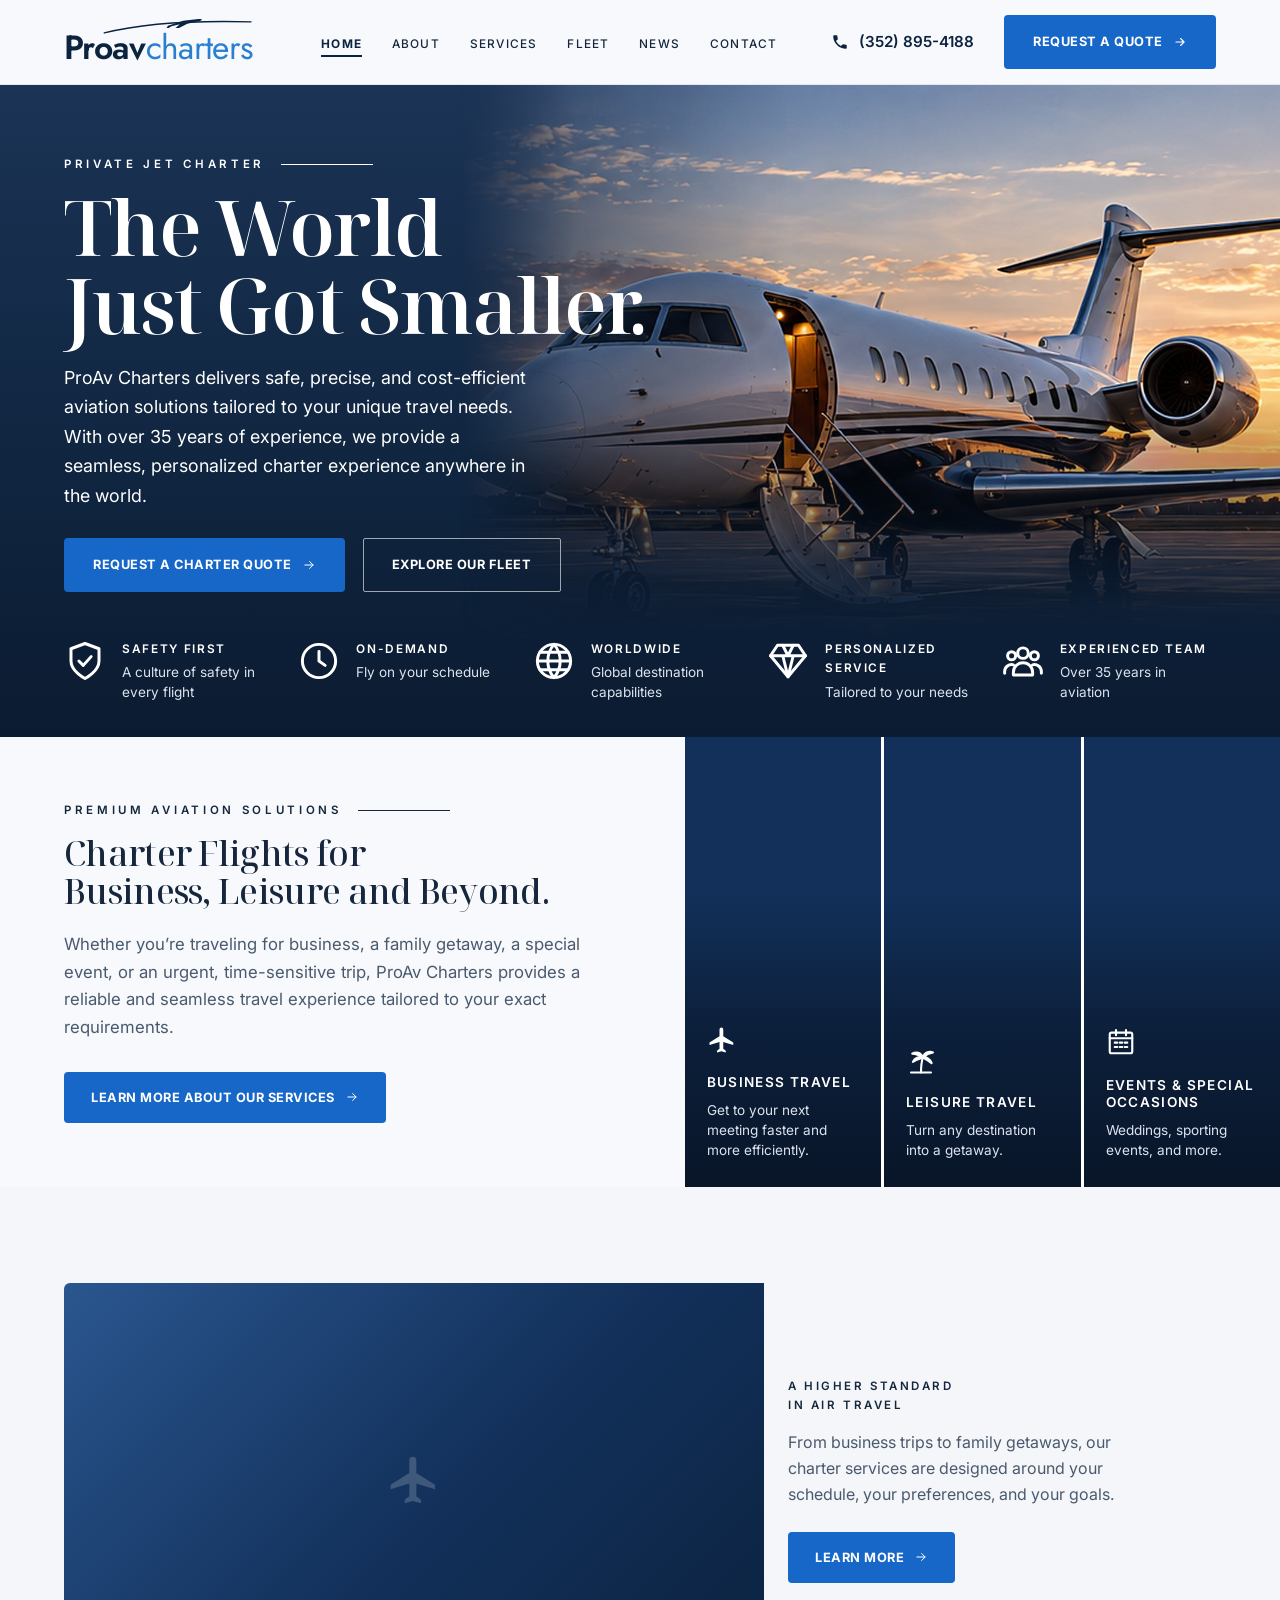
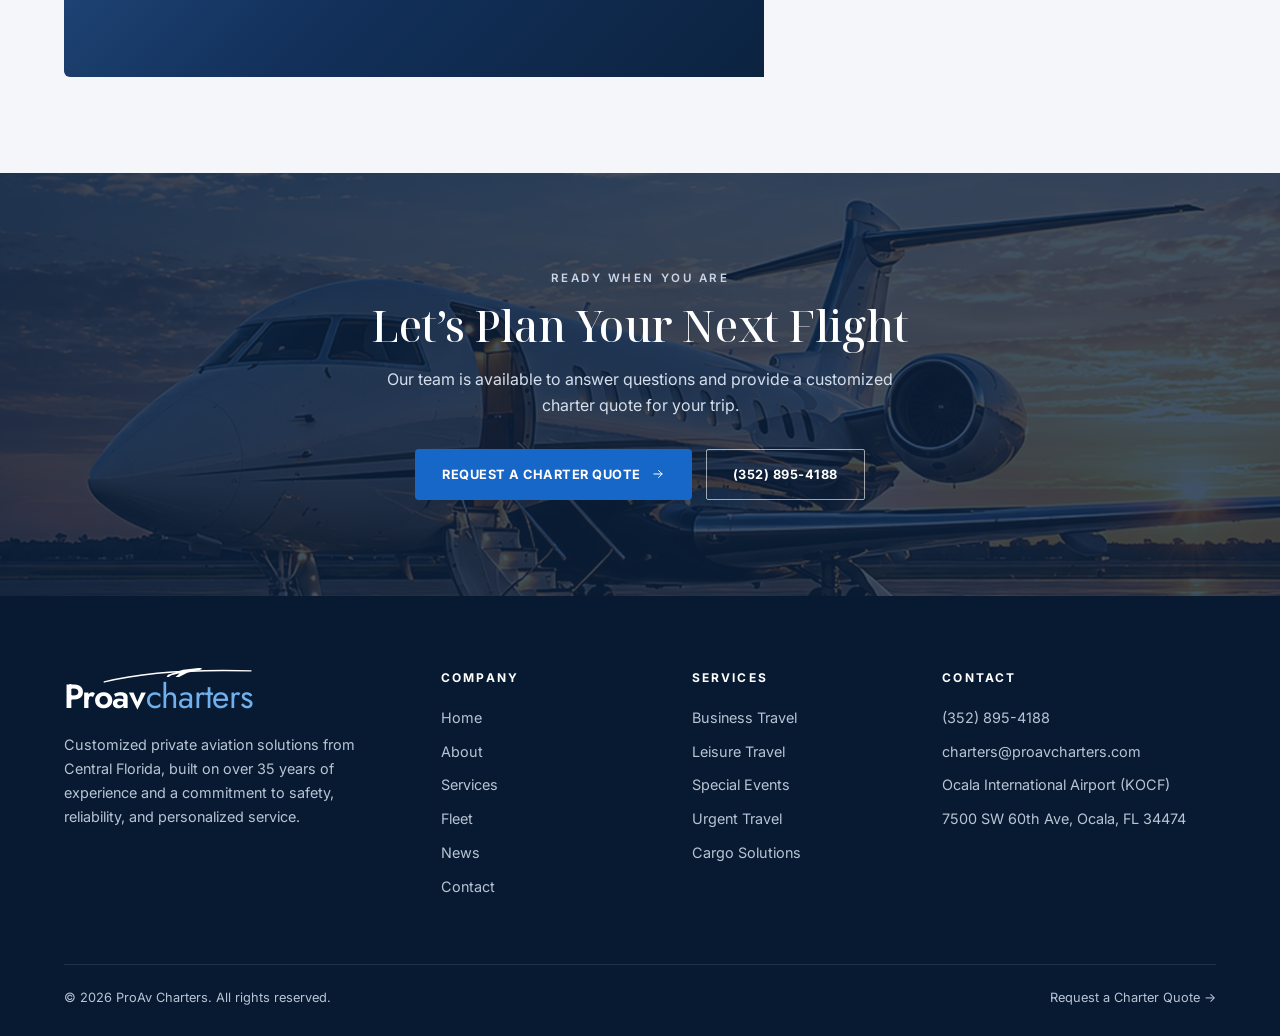
<file: index.html>
<!DOCTYPE html>
<html lang="en">
<head>
  <meta charset="UTF-8">
  <meta name="viewport" content="width=device-width, initial-scale=1.0">
  <title>ProAv Charters | Private Jet Charter | The World Just Got Smaller</title>
  <meta name="description" content="ProAv Charters delivers safe, precise, and cost-efficient private jet charter from Ocala, Florida, with over 35 years of experience.">
  <link rel="icon" href="/images/favicon.svg" type="image/svg+xml">
  <link rel="preconnect" href="https://fonts.googleapis.com">
  <link rel="preconnect" href="https://fonts.gstatic.com" crossorigin>
  <link href="https://fonts.googleapis.com/css2?family=Jost:wght@400;500;600&family=Noto+Serif+Display:wght@400;500;600&family=Inter:wght@400;500;600;700&display=swap" rel="stylesheet">
  <link rel="stylesheet" href="/css/style.css">
  <script>function imgFail(e){var d=document.createElement("div");d.className="img-fallback";e.replaceWith(d)}</script>
</head>
<body>
  <header id="site-header"></header>

  <main>
    <section class="hero hero-home">
      <div class="hero-media" style="background-image: url('/images/home-hero.jpg');"></div>
      <div class="container">
        <div class="hero-inner">
          <span class="eyebrow trail">Private Jet Charter</span>
          <h1>The World<br>Just Got Smaller.</h1>
          <p>ProAv Charters delivers safe, precise, and cost-efficient aviation solutions tailored to your unique travel needs. With over 35 years of experience, we provide a seamless, personalized charter experience anywhere in the world.</p>
          <div class="hero-actions">
            <a href="/quote" class="btn btn-primary">Request a Charter Quote <svg viewBox="0 0 24 24" fill="none" stroke="currentColor" stroke-width="1.7" stroke-linecap="round" stroke-linejoin="round" aria-hidden="true" stroke-width="2"><path d="M5 12h14M13 6l6 6-6 6"/></svg></a>
            <a href="/fleet" class="btn btn-ghost">Explore Our Fleet</a>
          </div>
        </div>
        <div class="hero-points">
          <div class="hero-point"><svg viewBox="0 0 24 24" fill="none" stroke="currentColor" stroke-width="1.7" stroke-linecap="round" stroke-linejoin="round" aria-hidden="true" stroke-width="1.4"><path d="M12 22s8-4 8-10V5l-8-3-8 3v7c0 6 8 10 8 10z"/><path d="m8.5 12 2.5 2.5 4.5-5"/></svg><div><strong>Safety First</strong><span>A culture of safety in every flight</span></div></div>
          <div class="hero-point"><svg viewBox="0 0 24 24" fill="none" stroke="currentColor" stroke-width="1.7" stroke-linecap="round" stroke-linejoin="round" aria-hidden="true" stroke-width="1.4"><circle cx="12" cy="12" r="9.5"/><path d="M12 6.5V12l3.5 2.5"/></svg><div><strong>On-Demand</strong><span>Fly on your schedule</span></div></div>
          <div class="hero-point"><svg viewBox="0 0 24 24" fill="none" stroke="currentColor" stroke-width="1.7" stroke-linecap="round" stroke-linejoin="round" aria-hidden="true" stroke-width="1.4"><circle cx="12" cy="12" r="9.5"/><path d="M2.5 12h19M12 2.5a14.5 14.5 0 0 1 0 19M12 2.5a14.5 14.5 0 0 0 0 19M4 7h16M4 17h16"/></svg><div><strong>Worldwide</strong><span>Global destination capabilities</span></div></div>
          <div class="hero-point"><svg viewBox="0 0 24 24" fill="none" stroke="currentColor" stroke-width="1.7" stroke-linecap="round" stroke-linejoin="round" aria-hidden="true" stroke-width="1.4"><path d="M6 3h12l4 6-10 12L2 9z"/><path d="M2 9h20M9 3l3 6 3-6M12 21 9 9M12 21l3-12"/></svg><div><strong>Personalized Service</strong><span>Tailored to your needs</span></div></div>
          <div class="hero-point"><svg viewBox="0 0 24 24" fill="none" stroke="currentColor" stroke-width="1.7" stroke-linecap="round" stroke-linejoin="round" aria-hidden="true" stroke-width="1.4"><circle cx="12" cy="7.5" r="3"/><circle cx="5.5" cy="9" r="2.3"/><circle cx="18.5" cy="9" r="2.3"/><path d="M6.5 20v-1.5a5.5 5.5 0 0 1 11 0V20zM1.5 19v-1a4 4 0 0 1 5-3.8M22.5 19v-1a4 4 0 0 0-5-3.8"/></svg><div><strong>Experienced Team</strong><span>Over 35 years in aviation</span></div></div>
        </div>
      </div>
    </section>

    <section class="premium">
      <div class="premium-text reveal">
        <span class="eyebrow trail">Premium Aviation Solutions</span>
        <h2>Charter Flights for<br>Business, Leisure and Beyond.</h2>
        <p>Whether you&rsquo;re traveling for business, a family getaway, a special event, or an urgent, time-sensitive trip, ProAv Charters provides a reliable and seamless travel experience tailored to your exact requirements.</p>
        <a href="/services" class="btn btn-primary">Learn More About Our Services <svg viewBox="0 0 24 24" fill="none" stroke="currentColor" stroke-width="1.7" stroke-linecap="round" stroke-linejoin="round" aria-hidden="true" stroke-width="2"><path d="M5 12h14M13 6l6 6-6 6"/></svg></a>
      </div>
      <div class="tiles">
        <a href="/services#business" class="tile" style="background-image: url('https://images.pexels.com/photos/14075095/pexels-photo-14075095.jpeg?auto=compress&cs=tinysrgb&w=1000');">
          <div class="tile-body"><svg viewBox="0 0 24 24" fill="currentColor" aria-hidden="true"><path d="M21 16v-2l-8-5V3.5a1.5 1.5 0 0 0-3 0V9l-8 5v2l8-2.5V19l-2 1.5V22l3.5-1 3.5 1v-1.5L13 19v-5.5z"/></svg><h3>Business Travel</h3><p>Get to your next meeting faster and more efficiently.</p></div>
        </a>
        <a href="/services#leisure" class="tile" style="background-image: url('https://images.pexels.com/photos/15166730/pexels-photo-15166730.jpeg?auto=compress&cs=tinysrgb&w=1000');">
          <div class="tile-body"><svg viewBox="0 0 24 24" fill="none" stroke="currentColor" stroke-width="1.7" stroke-linecap="round" stroke-linejoin="round" aria-hidden="true" stroke-width="1.5"><path d="M12 22c0-5 .5-9 1.5-12"/><path d="M13.5 10C12 6 8 5 5 7c3 0 5.5 1 8.5 3zM13.5 10c1-4 5-5.5 8-4-3 .5-5.5 1.8-8 4zM13.5 10c-3-1-6.5.5-8 3.5 2.5-1.5 5-2.5 8-3.5zM13.5 10c3-.5 6 1.5 7 4.5-2-1.8-4.5-3.2-7-4.5z"/><path d="M4 22h16"/></svg><h3>Leisure Travel</h3><p>Turn any destination into a getaway.</p></div>
        </a>
        <a href="/services#events" class="tile tile-center" style="background-image: url('https://images.pexels.com/photos/28976226/pexels-photo-28976226.jpeg?auto=compress&cs=tinysrgb&w=1000');">
          <div class="tile-body"><svg viewBox="0 0 24 24" fill="none" stroke="currentColor" stroke-width="1.7" stroke-linecap="round" stroke-linejoin="round" aria-hidden="true" stroke-width="1.5"><rect x="3" y="4.5" width="18" height="16.5" rx="1.5"/><path d="M3 9h18M8 2.5v4M16 2.5v4M7 12.5h2M11 12.5h2M15 12.5h2M7 16h2M11 16h2M15 16h2"/></svg><h3>Events &amp; Special Occasions</h3><p>Weddings, sporting events, and more.</p></div>
        </a>
      </div>
    </section>

    <section class="section soft">
      <div class="container">
        <div class="highlight reveal">
          <div class="highlight-img"><img src="https://images.pexels.com/photos/20562278/pexels-photo-20562278.jpeg?auto=compress&cs=tinysrgb&w=1600" onerror="imgFail(this)" alt="Private jet cabin with leather seating" loading="lazy"></div>
          <div class="body">
            <span class="eyebrow">A Higher Standard<br>in Air Travel</span>
            <p>From business trips to family getaways, our charter services are designed around your schedule, your preferences, and your goals.</p>
            <a href="/about" class="btn btn-primary">Learn More <svg viewBox="0 0 24 24" fill="none" stroke="currentColor" stroke-width="1.7" stroke-linecap="round" stroke-linejoin="round" aria-hidden="true" stroke-width="2"><path d="M5 12h14M13 6l6 6-6 6"/></svg></a>
          </div>
        </div>
      </div>
    </section>

    <section class="cta-band" style="background-image: url('/images/home-hero.jpg');">
      <div class="container reveal">
        <span class="eyebrow">Ready When You Are</span>
        <h2>Let&rsquo;s Plan Your Next Flight</h2>
        <p>Our team is available to answer questions and provide a customized charter quote for your trip.</p>
        <div class="actions">
          <a href="/quote" class="btn btn-primary">Request a Charter Quote <svg viewBox="0 0 24 24" fill="none" stroke="currentColor" stroke-width="1.7" stroke-linecap="round" stroke-linejoin="round" aria-hidden="true" stroke-width="2"><path d="M5 12h14M13 6l6 6-6 6"/></svg></a>
          <a href="tel:+13528954188" data-site="phone" class="btn btn-ghost">(352) 895-4188</a>
        </div>
      </div>
    </section>
  </main>

  <footer id="site-footer"></footer>
  <script src="/js/main.js"></script>
</body>
</html>
</file>
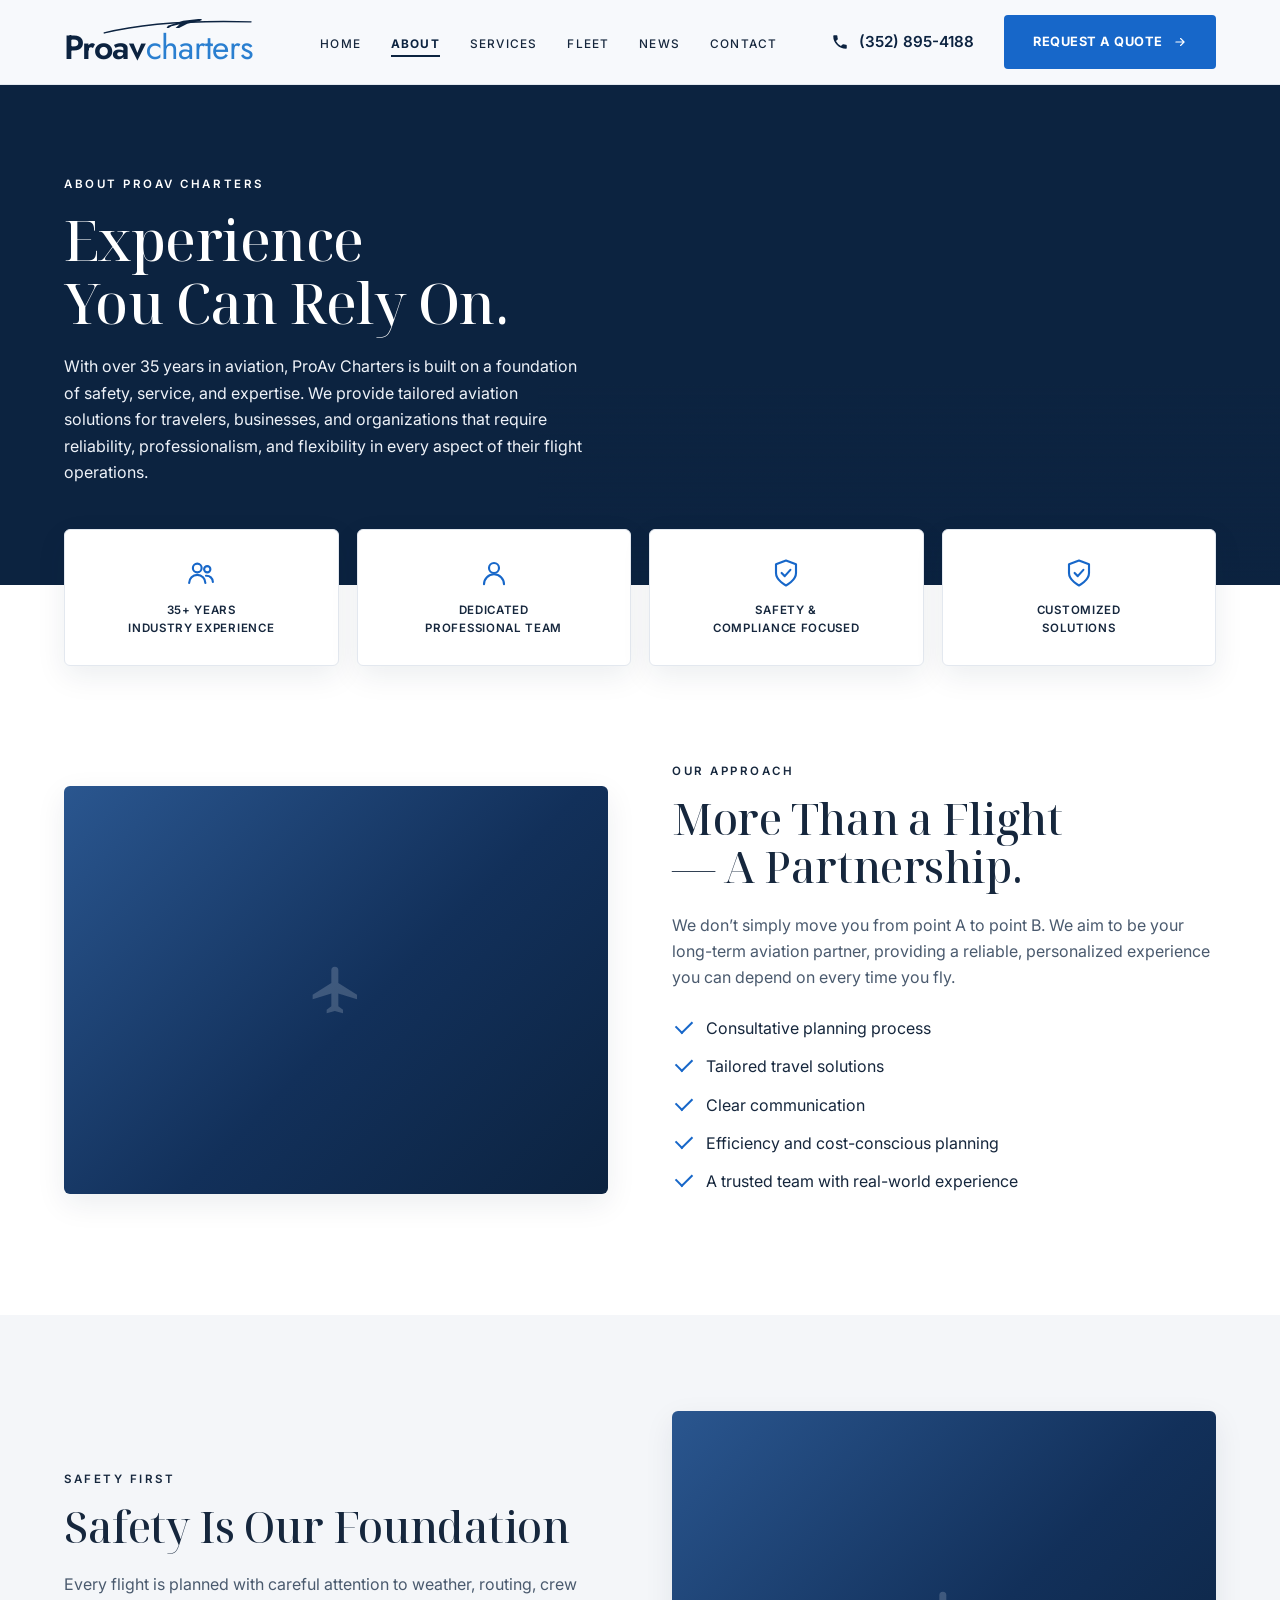
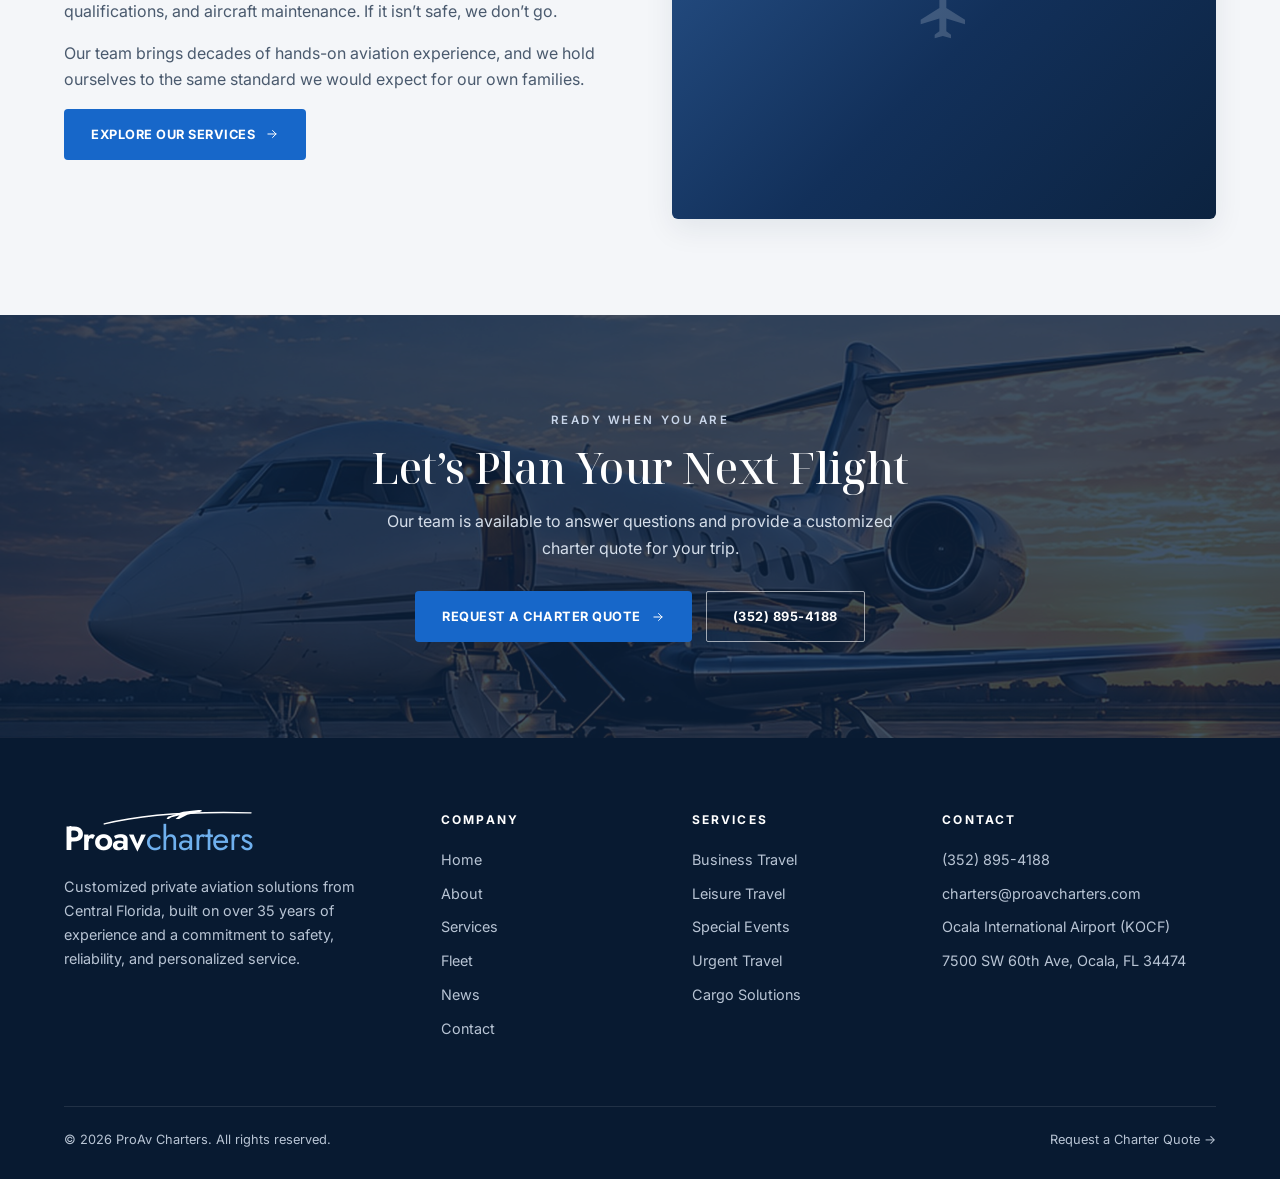
<file: about.html>
<!DOCTYPE html>
<html lang="en">
<head>
  <meta charset="UTF-8">
  <meta name="viewport" content="width=device-width, initial-scale=1.0">
  <title>About | ProAv Charters</title>
  <meta name="description" content="With over 35 years in aviation, ProAv Charters is built on a foundation of safety, service, and expertise.">
  <link rel="icon" href="/images/favicon.svg" type="image/svg+xml">
  <link rel="preconnect" href="https://fonts.googleapis.com">
  <link rel="preconnect" href="https://fonts.gstatic.com" crossorigin>
  <link href="https://fonts.googleapis.com/css2?family=Jost:wght@400;500;600&family=Noto+Serif+Display:wght@400;500;600&family=Inter:wght@400;500;600;700&display=swap" rel="stylesheet">
  <link rel="stylesheet" href="/css/style.css">
  <script>function imgFail(e){var d=document.createElement("div");d.className="img-fallback";e.replaceWith(d)}</script>
</head>
<body>
  <header id="site-header"></header>

  <main>
    <section class="hero short">
      <div class="hero-media" style="background-image: url('https://images.pexels.com/photos/28776071/pexels-photo-28776071.jpeg?auto=compress&cs=tinysrgb&w=2000');"></div>
      <div class="container">
        <div class="hero-inner">
          <span class="eyebrow">About ProAv Charters</span>
          <h1>Experience<br>You Can Rely On.</h1>
          <p>With over 35 years in aviation, ProAv Charters is built on a foundation of safety, service, and expertise. We provide tailored aviation solutions for travelers, businesses, and organizations that require reliability, professionalism, and flexibility in every aspect of their flight operations.</p>
        </div>
      </div>
    </section>

    <div class="overlap">
      <div class="container">
        <div class="feature-row">
          <div class="feature-card reveal"><svg viewBox="0 0 24 24" fill="none" stroke="currentColor" stroke-width="1.7" stroke-linecap="round" stroke-linejoin="round" aria-hidden="true"><circle cx="9" cy="8" r="3.5"/><path d="M2.5 20a6.5 6.5 0 0 1 13 0"/><circle cx="17" cy="9" r="2.5"/><path d="M16 14.2a5 5 0 0 1 5.5 5"/></svg><span>35+ Years<br>Industry Experience</span></div>
          <div class="feature-card reveal"><svg viewBox="0 0 24 24" fill="none" stroke="currentColor" stroke-width="1.7" stroke-linecap="round" stroke-linejoin="round" aria-hidden="true"><circle cx="12" cy="8" r="4"/><path d="M4 21a8 8 0 0 1 16 0"/></svg><span>Dedicated<br>Professional Team</span></div>
          <div class="feature-card reveal"><svg viewBox="0 0 24 24" fill="none" stroke="currentColor" stroke-width="1.7" stroke-linecap="round" stroke-linejoin="round" aria-hidden="true"><path d="M12 22s8-4 8-10V5l-8-3-8 3v7c0 6 8 10 8 10z"/><path d="m8.5 12 2.5 2.5 4.5-5"/></svg><span>Safety &amp;<br>Compliance Focused</span></div>
          <div class="feature-card reveal"><svg viewBox="0 0 24 24" fill="none" stroke="currentColor" stroke-width="1.7" stroke-linecap="round" stroke-linejoin="round" aria-hidden="true"><path d="M12 22s8-4 8-10V5l-8-3-8 3v7c0 6 8 10 8 10z"/><path d="m8.5 12 2.5 2.5 4.5-5"/></svg><span>Customized<br>Solutions</span></div>
        </div>
      </div>
    </div>

    <section class="section">
      <div class="container split">
        <div class="media reveal"><img src="https://images.pexels.com/photos/3099043/pexels-photo-3099043.jpeg?auto=compress&cs=tinysrgb&w=1600" onerror="imgFail(this)" alt="ProAv pilot in the cockpit" loading="lazy"></div>
        <div class="split-content reveal">
          <span class="eyebrow">Our Approach</span>
          <h2>More Than a Flight<br>&mdash; A Partnership.</h2>
          <p>We don&rsquo;t simply move you from point A to point B. We aim to be your long-term aviation partner, providing a reliable, personalized experience you can depend on every time you fly.</p>
          <ul class="checklist">
            <li>Consultative planning process</li>
            <li>Tailored travel solutions</li>
            <li>Clear communication</li>
            <li>Efficiency and cost-conscious planning</li>
            <li>A trusted team with real-world experience</li>
          </ul>
        </div>
      </div>
    </section>

    <section class="section soft">
      <div class="container split">
        <div class="split-content reveal">
          <span class="eyebrow">Safety First</span>
          <h2>Safety Is Our Foundation</h2>
          <p>Every flight is planned with careful attention to weather, routing, crew qualifications, and aircraft maintenance. If it isn&rsquo;t safe, we don&rsquo;t go.</p>
          <p>Our team brings decades of hands-on aviation experience, and we hold ourselves to the same standard we would expect for our own families.</p>
          <a href="/services" class="btn btn-primary">Explore Our Services <svg viewBox="0 0 24 24" fill="none" stroke="currentColor" stroke-width="1.7" stroke-linecap="round" stroke-linejoin="round" aria-hidden="true" stroke-width="2"><path d="M5 12h14M13 6l6 6-6 6"/></svg></a>
        </div>
        <div class="media reveal"><img src="https://images.pexels.com/photos/20562278/pexels-photo-20562278.jpeg?auto=compress&cs=tinysrgb&w=1600" onerror="imgFail(this)" alt="Private jet cabin" loading="lazy"></div>
      </div>
    </section>

    <section class="cta-band" style="background-image: url('/images/home-hero.jpg');">
      <div class="container reveal">
        <span class="eyebrow">Ready When You Are</span>
        <h2>Let&rsquo;s Plan Your Next Flight</h2>
        <p>Our team is available to answer questions and provide a customized charter quote for your trip.</p>
        <div class="actions">
          <a href="/quote" class="btn btn-primary">Request a Charter Quote <svg viewBox="0 0 24 24" fill="none" stroke="currentColor" stroke-width="1.7" stroke-linecap="round" stroke-linejoin="round" aria-hidden="true" stroke-width="2"><path d="M5 12h14M13 6l6 6-6 6"/></svg></a>
          <a href="tel:+13528954188" data-site="phone" class="btn btn-ghost">(352) 895-4188</a>
        </div>
      </div>
    </section>
  </main>

  <footer id="site-footer"></footer>
  <script src="/js/main.js"></script>
</body>
</html>
</file>
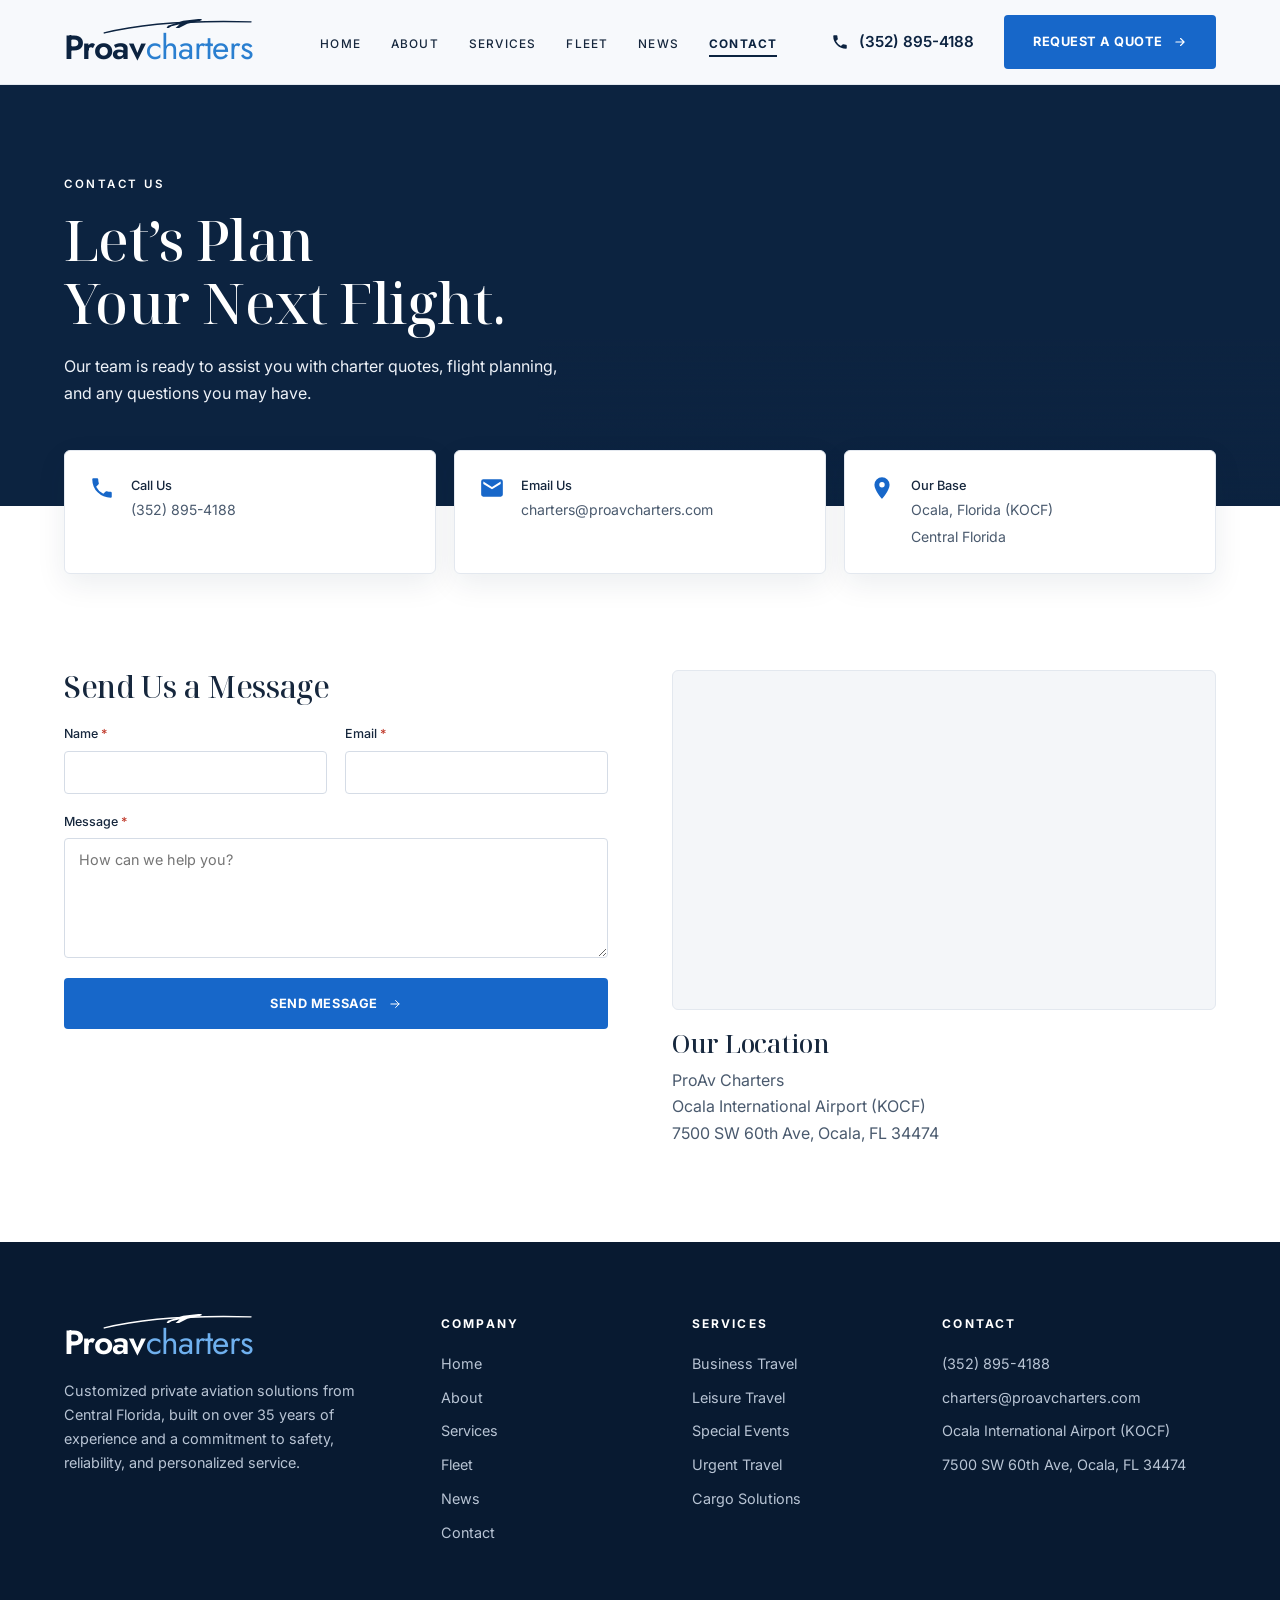
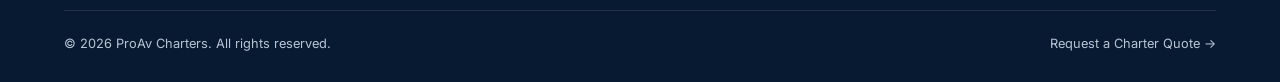
<file: contact.html>
<!DOCTYPE html>
<html lang="en">
<head>
  <meta charset="UTF-8">
  <meta name="viewport" content="width=device-width, initial-scale=1.0">
  <title>Contact | ProAv Charters</title>
  <meta name="description" content="Contact ProAv Charters for charter quotes, flight planning, and questions. Call (352) 895-4188.">
  <link rel="icon" href="/images/favicon.svg" type="image/svg+xml">
  <link rel="preconnect" href="https://fonts.googleapis.com">
  <link rel="preconnect" href="https://fonts.gstatic.com" crossorigin>
  <link href="https://fonts.googleapis.com/css2?family=Jost:wght@400;500;600&family=Noto+Serif+Display:wght@400;500;600&family=Inter:wght@400;500;600;700&display=swap" rel="stylesheet">
  <link rel="stylesheet" href="/css/style.css">
  <script>function imgFail(e){var d=document.createElement("div");d.className="img-fallback";e.replaceWith(d)}</script>
</head>
<body>
  <header id="site-header"></header>

  <main>
    <section class="hero short">
      <div class="hero-media" style="background-image: url('https://images.pexels.com/photos/31561265/pexels-photo-31561265.jpeg?auto=compress&cs=tinysrgb&w=2000');"></div>
      <div class="container">
        <div class="hero-inner">
          <span class="eyebrow">Contact Us</span>
          <h1>Let&rsquo;s Plan<br>Your Next Flight.</h1>
          <p>Our team is ready to assist you with charter quotes, flight planning, and any questions you may have.</p>
        </div>
      </div>
    </section>

    <div class="overlap">
      <div class="container">
        <div class="info-row">
          <div class="info-card reveal"><svg viewBox="0 0 24 24" fill="currentColor" aria-hidden="true"><path d="M6.6 10.8a15.1 15.1 0 0 0 6.6 6.6l2.2-2.2a1 1 0 0 1 1-.25 11.4 11.4 0 0 0 3.6.57 1 1 0 0 1 1 1V20a1 1 0 0 1-1 1A17 17 0 0 1 3 4a1 1 0 0 1 1-1h3.5a1 1 0 0 1 1 1c0 1.25.2 2.45.57 3.57a1 1 0 0 1-.25 1z"/></svg><div><small>Call Us</small><a href="tel:+13528954188" data-site="phone">(352) 895-4188</a></div></div>
          <div class="info-card reveal"><svg viewBox="0 0 24 24" fill="currentColor" aria-hidden="true"><path d="M20 4H4a2 2 0 0 0-2 2v12a2 2 0 0 0 2 2h16a2 2 0 0 0 2-2V6a2 2 0 0 0-2-2zm0 4.2-8 5-8-5V6l8 5 8-5z"/></svg><div><small>Email Us</small><a href="mailto:charters@proavcharters.com" data-site="email">charters@proavcharters.com</a></div></div>
          <div class="info-card reveal"><svg viewBox="0 0 24 24" fill="currentColor" aria-hidden="true"><path d="M12 2a7 7 0 0 0-7 7c0 5.25 7 13 7 13s7-7.75 7-13a7 7 0 0 0-7-7zm0 9.5A2.5 2.5 0 1 1 12 6.5a2.5 2.5 0 0 1 0 5z"/></svg><div><small>Our Base</small><span>Ocala, Florida (KOCF)<br>Central Florida</span></div></div>
        </div>
      </div>
    </div>

    <section class="section">
      <div class="container split" style="align-items: start;">
        <form class="reveal" data-form="Website Message">
          <h2 class="form-title">Send Us a Message</h2>
          <div class="form-grid">
            <div class="field">
              <label for="c-name">Name <span class="req">*</span></label>
              <input id="c-name" name="name" type="text" autocomplete="name" required>
            </div>
            <div class="field">
              <label for="c-email">Email <span class="req">*</span></label>
              <input id="c-email" name="email" type="email" autocomplete="email" required>
            </div>
            <div class="field full">
              <label for="c-msg">Message <span class="req">*</span></label>
              <textarea id="c-msg" name="message" placeholder="How can we help you?" required></textarea>
            </div>
          </div>
          <button type="submit" class="btn btn-primary btn-block" style="margin-top: 20px;">Send Message <svg viewBox="0 0 24 24" fill="none" stroke="currentColor" stroke-width="1.7" stroke-linecap="round" stroke-linejoin="round" aria-hidden="true" stroke-width="2"><path d="M5 12h14M13 6l6 6-6 6"/></svg></button>
          <div class="form-success" role="status"></div>
        </form>
        <div class="reveal">
          <div class="map">
            <iframe title="Map of Ocala International Airport" loading="lazy" referrerpolicy="no-referrer-when-downgrade"
              src="https://www.google.com/maps?q=Ocala+International+Airport,+7500+SW+60th+Ave,+Ocala,+FL+34474&output=embed"></iframe>
          </div>
          <div class="address">
            <h3>Our Location</h3>
            <p>ProAv Charters<br><span data-site="base">Ocala International Airport (KOCF)</span><br><span data-site="street">7500 SW 60th Ave</span>, <span data-site="cityLine">Ocala, FL 34474</span></p>
          </div>
        </div>
      </div>
    </section>
  </main>

  <footer id="site-footer"></footer>
  <script src="/js/main.js"></script>
</body>
</html>
</file>
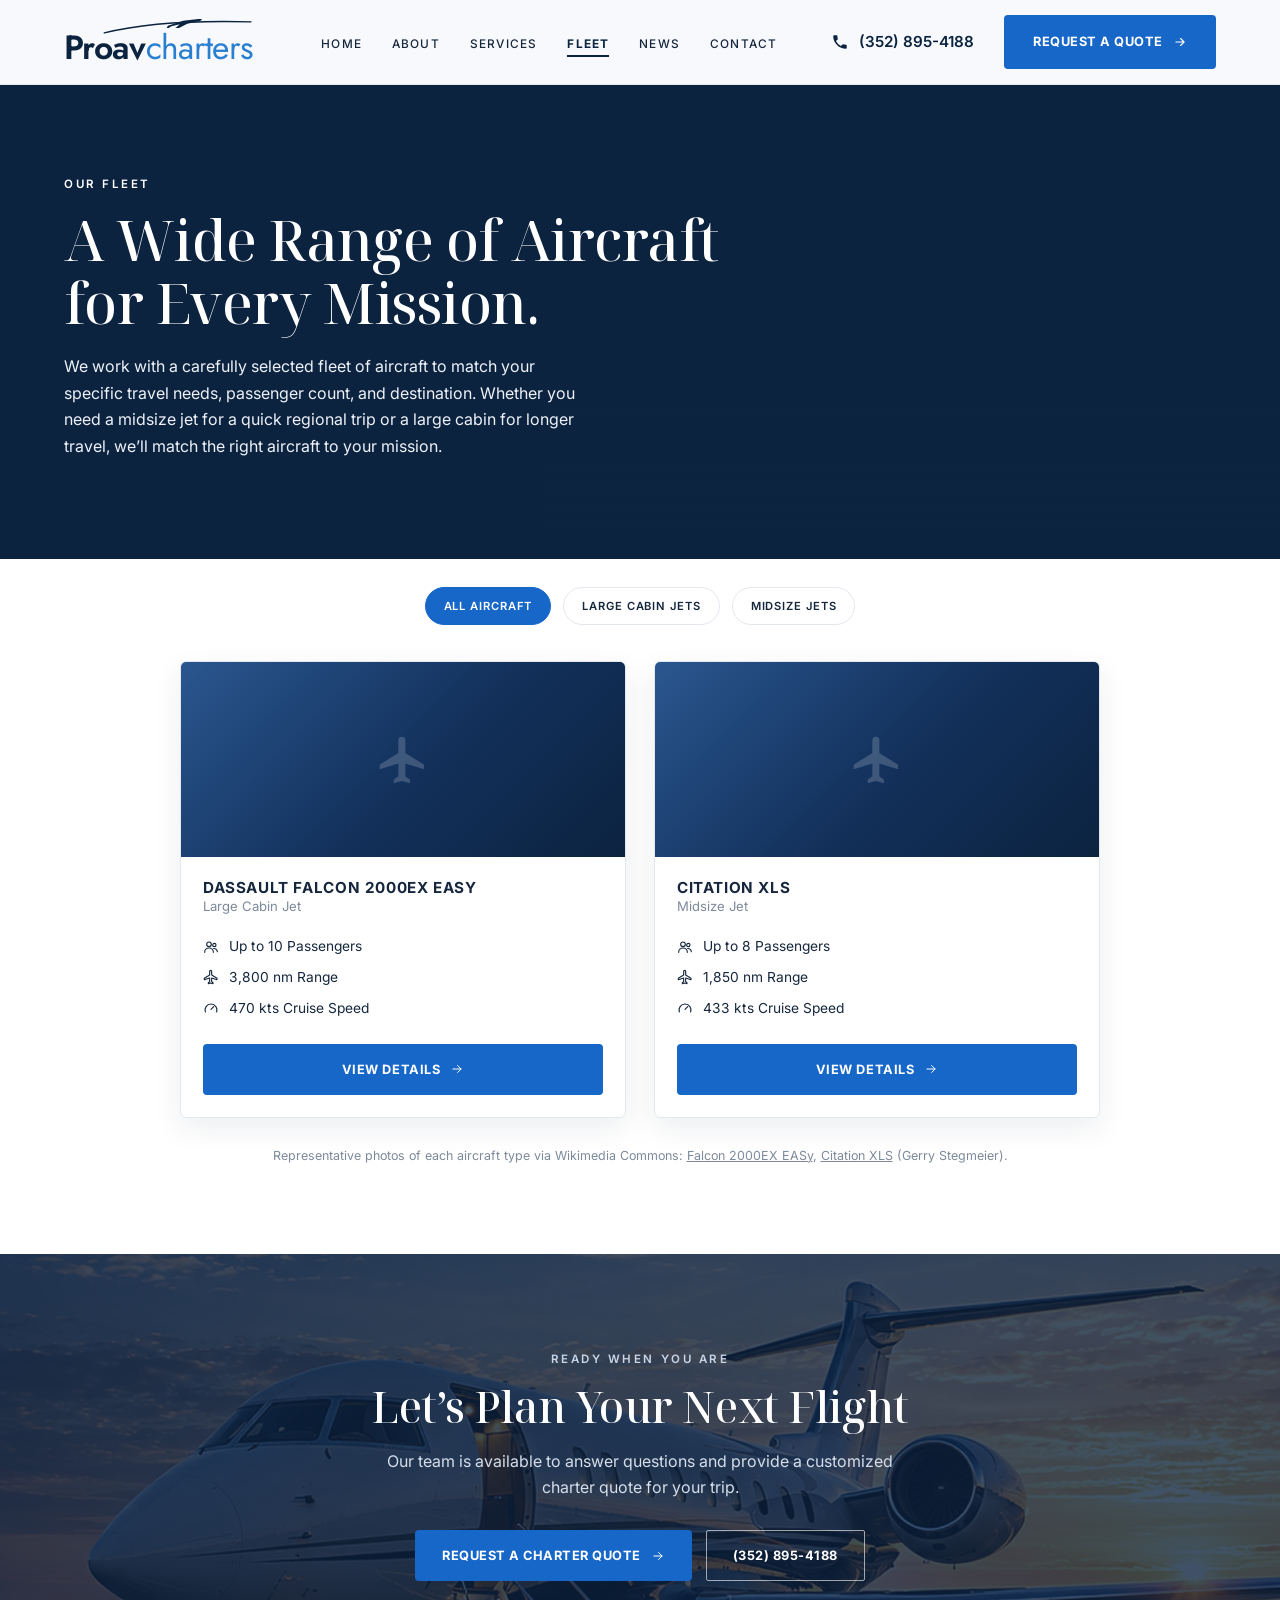
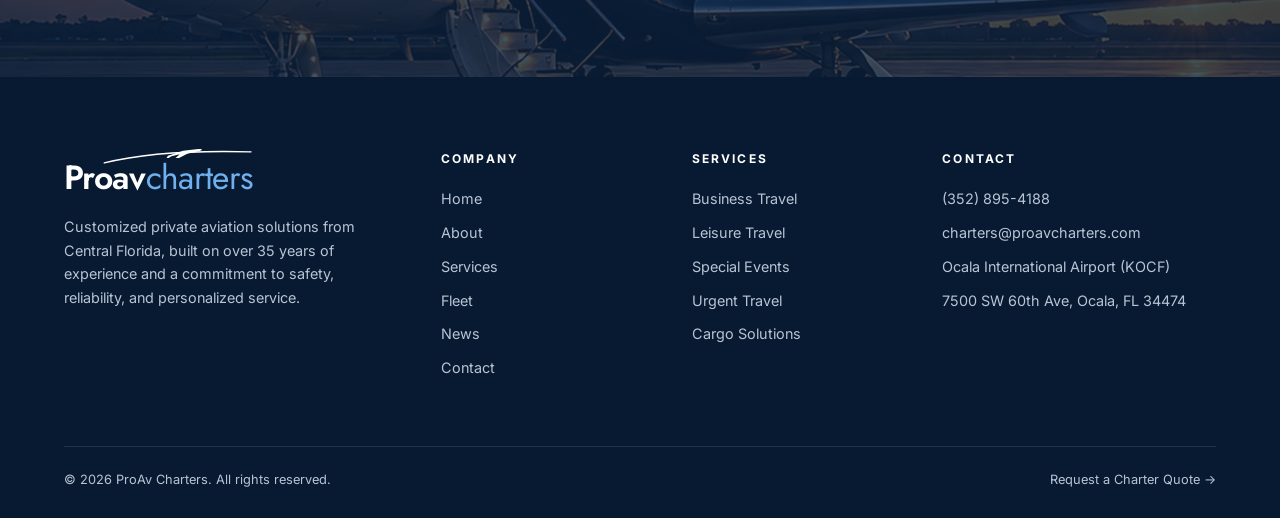
<file: fleet.html>
<!DOCTYPE html>
<html lang="en">
<head>
  <meta charset="UTF-8">
  <meta name="viewport" content="width=device-width, initial-scale=1.0">
  <title>Fleet | ProAv Charters</title>
  <meta name="description" content="Light jets, midsize jets, and heavy jets for every mission. Find the right aircraft for your trip with ProAv Charters.">
  <link rel="icon" href="/images/favicon.svg" type="image/svg+xml">
  <link rel="preconnect" href="https://fonts.googleapis.com">
  <link rel="preconnect" href="https://fonts.gstatic.com" crossorigin>
  <link href="https://fonts.googleapis.com/css2?family=Jost:wght@400;500;600&family=Noto+Serif+Display:wght@400;500;600&family=Inter:wght@400;500;600;700&display=swap" rel="stylesheet">
  <link rel="stylesheet" href="/css/style.css">
  <script>function imgFail(e){var d=document.createElement("div");d.className="img-fallback";e.replaceWith(d)}</script>
</head>
<body>
  <header id="site-header"></header>

  <main>
    <section class="hero short">
      <div class="hero-media" style="background-image: url('https://images.pexels.com/photos/28281980/pexels-photo-28281980.jpeg?auto=compress&cs=tinysrgb&w=2000');"></div>
      <div class="container">
        <div class="hero-inner">
          <span class="eyebrow">Our Fleet</span>
          <h1>A Wide Range of Aircraft<br>for Every Mission.</h1>
          <p>We work with a carefully selected fleet of aircraft to match your specific travel needs, passenger count, and destination. Whether you need a midsize jet for a quick regional trip or a large cabin for longer travel, we&rsquo;ll match the right aircraft to your mission.</p>
        </div>
      </div>
    </section>

    <section class="section tight">
      <div class="container">
        <div class="filters" role="group" aria-label="Filter aircraft by category">
          <button type="button" class="filter active" data-filter="all">All Aircraft</button>
          <button type="button" class="filter" data-filter="large">Large Cabin Jets</button>
          <button type="button" class="filter" data-filter="midsize">Midsize Jets</button>
        </div>
        <div class="grid-2" id="fleet-grid">
          <article class="aircraft-card reveal" data-category="large" data-name="Dassault Falcon 2000EX EASy" data-class="Large Cabin Jet"
            data-pax="Up" data-range="3,800 nm" data-speed="470 kts"
            data-cabin="6 ft 2 in" data-baggage="134 cu ft"
            data-desc="A true large-cabin, long-range business jet. The Falcon 2000EX EASy pairs transcontinental range with a wide, stand-up cabin, full galley, and Dassault&rsquo;s advanced EASy flight deck.">
            <img src="https://commons.wikimedia.org/wiki/Special:FilePath/N785AD_Dassault_Falcon_F.2000EX_Easy_(9074348377).jpg?width=1200" onerror="imgFail(this)" alt="Dassault Falcon 2000EX EASy" loading="lazy">
            <div class="body">
              <h3>Dassault Falcon 2000EX EASy</h3>
              <div class="class">Large Cabin Jet</div>
              <ul>
                <li><svg viewBox="0 0 24 24" fill="none" stroke="currentColor" stroke-width="1.7" stroke-linecap="round" stroke-linejoin="round" aria-hidden="true"><circle cx="9" cy="8" r="3.5"/><path d="M2.5 20a6.5 6.5 0 0 1 13 0"/><circle cx="17" cy="9" r="2.5"/><path d="M16 14.2a5 5 0 0 1 5.5 5"/></svg>Up to 10 Passengers</li>
                <li><svg viewBox="0 0 24 24" fill="none" stroke="currentColor" stroke-width="1.7" stroke-linecap="round" stroke-linejoin="round" aria-hidden="true"><path d="M21 16v-2l-8-5V3.5a1.5 1.5 0 0 0-3 0V9l-8 5v2l8-2.5V19l-2 1.5V22l3.5-1 3.5 1v-1.5L13 19v-5.5z"/></svg>3,800 nm Range</li>
                <li><svg viewBox="0 0 24 24" fill="none" stroke="currentColor" stroke-width="1.7" stroke-linecap="round" stroke-linejoin="round" aria-hidden="true"><path d="M12 14l4-4"/><path d="M3.5 18a9 9 0 1 1 17 0"/></svg>470 kts Cruise Speed</li>
              </ul>
              <button type="button" class="btn btn-primary btn-block details-btn">View Details <svg viewBox="0 0 24 24" fill="none" stroke="currentColor" stroke-width="1.7" stroke-linecap="round" stroke-linejoin="round" aria-hidden="true" stroke-width="2"><path d="M5 12h14M13 6l6 6-6 6"/></svg></button>
            </div>
          </article>
          <article class="aircraft-card reveal" data-category="midsize" data-name="Citation XLS" data-class="Midsize Jet"
            data-pax="Up" data-range="1,850 nm" data-speed="433 kts"
            data-cabin="5 ft 8 in" data-baggage="80 cu ft"
            data-desc="A popular midsize jet with a stand-up-height cabin, generous baggage space, and excellent short-field performance, ideal for regional and domestic trips.">
            <img src="https://commons.wikimedia.org/wiki/Special:FilePath/Cessna_560XL_Citation_XLS.jpg?width=1200" onerror="imgFail(this)" alt="Citation XLS" loading="lazy">
            <div class="body">
              <h3>Citation XLS</h3>
              <div class="class">Midsize Jet</div>
              <ul>
                <li><svg viewBox="0 0 24 24" fill="none" stroke="currentColor" stroke-width="1.7" stroke-linecap="round" stroke-linejoin="round" aria-hidden="true"><circle cx="9" cy="8" r="3.5"/><path d="M2.5 20a6.5 6.5 0 0 1 13 0"/><circle cx="17" cy="9" r="2.5"/><path d="M16 14.2a5 5 0 0 1 5.5 5"/></svg>Up to 8 Passengers</li>
                <li><svg viewBox="0 0 24 24" fill="none" stroke="currentColor" stroke-width="1.7" stroke-linecap="round" stroke-linejoin="round" aria-hidden="true"><path d="M21 16v-2l-8-5V3.5a1.5 1.5 0 0 0-3 0V9l-8 5v2l8-2.5V19l-2 1.5V22l3.5-1 3.5 1v-1.5L13 19v-5.5z"/></svg>1,850 nm Range</li>
                <li><svg viewBox="0 0 24 24" fill="none" stroke="currentColor" stroke-width="1.7" stroke-linecap="round" stroke-linejoin="round" aria-hidden="true"><path d="M12 14l4-4"/><path d="M3.5 18a9 9 0 1 1 17 0"/></svg>433 kts Cruise Speed</li>
              </ul>
              <button type="button" class="btn btn-primary btn-block details-btn">View Details <svg viewBox="0 0 24 24" fill="none" stroke="currentColor" stroke-width="1.7" stroke-linecap="round" stroke-linejoin="round" aria-hidden="true" stroke-width="2"><path d="M5 12h14M13 6l6 6-6 6"/></svg></button>
            </div>
          </article>
        </div>
        <p class="photo-credit">Representative photos of each aircraft type via Wikimedia Commons:
          <a href="https://commons.wikimedia.org/wiki/File:N785AD_Dassault_Falcon_F.2000EX_Easy_(9074348377).jpg" target="_blank" rel="noopener">Falcon 2000EX EASy</a>,
          <a href="https://commons.wikimedia.org/wiki/File:Cessna_560XL_Citation_XLS.jpg" target="_blank" rel="noopener">Citation XLS</a> (Gerry Stegmeier).</p>
        <div class="empty-state" id="fleet-empty">
          <h3>Available on Request</h3>
          <p>We source <span data-cat>these aircraft</span> through our network for your specific trip. Tell us about your flight and we&rsquo;ll recommend the right option.</p>
          <a href="/quote" class="btn btn-primary">Request a Quote <svg viewBox="0 0 24 24" fill="none" stroke="currentColor" stroke-width="1.7" stroke-linecap="round" stroke-linejoin="round" aria-hidden="true" stroke-width="2"><path d="M5 12h14M13 6l6 6-6 6"/></svg></a>
        </div>
      </div>
    </section>

    <div class="modal" id="aircraft-modal" role="dialog" aria-modal="true" aria-label="Aircraft details">
      <div class="modal-box">
        <button type="button" class="modal-close" aria-label="Close">&times;</button>
        <div class="modal-content"></div>
      </div>
    </div>

    <section class="cta-band" style="background-image: url('/images/home-hero.jpg');">
      <div class="container reveal">
        <span class="eyebrow">Ready When You Are</span>
        <h2>Let&rsquo;s Plan Your Next Flight</h2>
        <p>Our team is available to answer questions and provide a customized charter quote for your trip.</p>
        <div class="actions">
          <a href="/quote" class="btn btn-primary">Request a Charter Quote <svg viewBox="0 0 24 24" fill="none" stroke="currentColor" stroke-width="1.7" stroke-linecap="round" stroke-linejoin="round" aria-hidden="true" stroke-width="2"><path d="M5 12h14M13 6l6 6-6 6"/></svg></a>
          <a href="tel:+13528954188" data-site="phone" class="btn btn-ghost">(352) 895-4188</a>
        </div>
      </div>
    </section>
  </main>

  <footer id="site-footer"></footer>
  <script src="/js/main.js"></script>
</body>
</html>
</file>
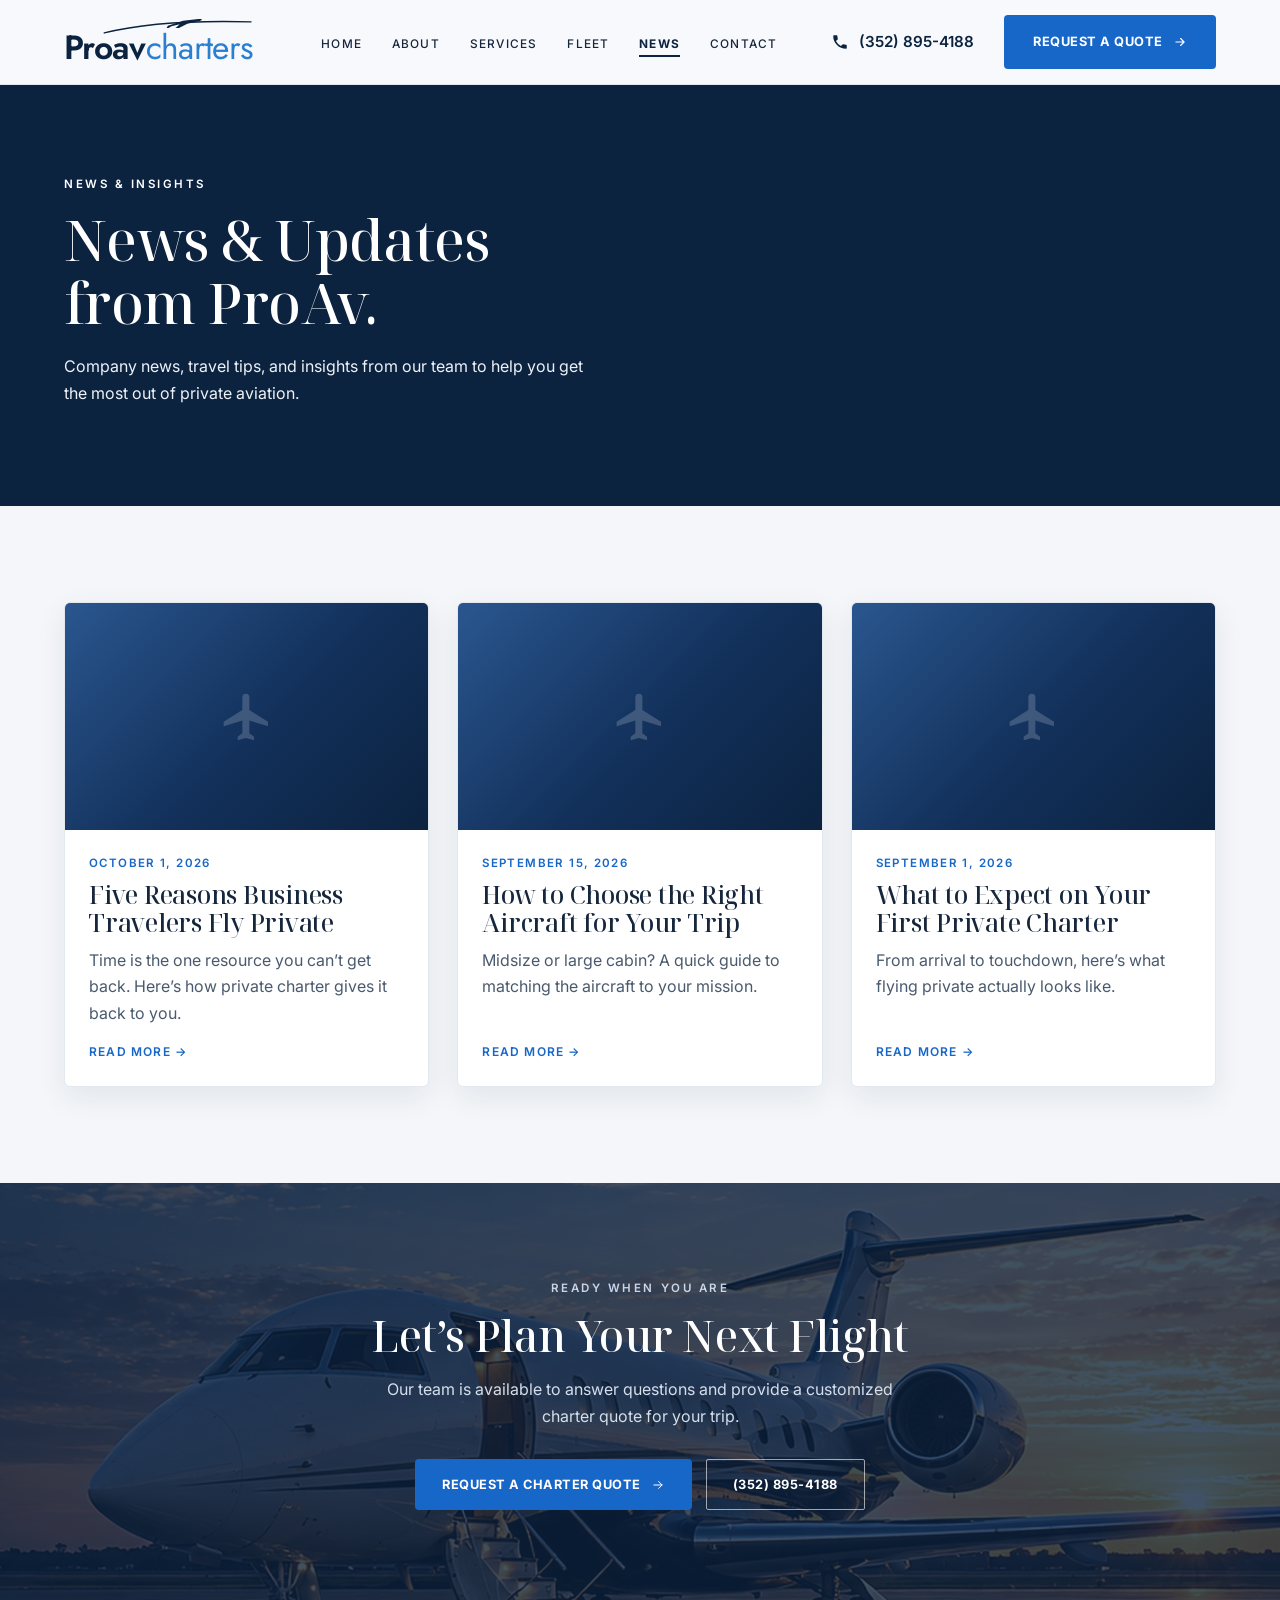
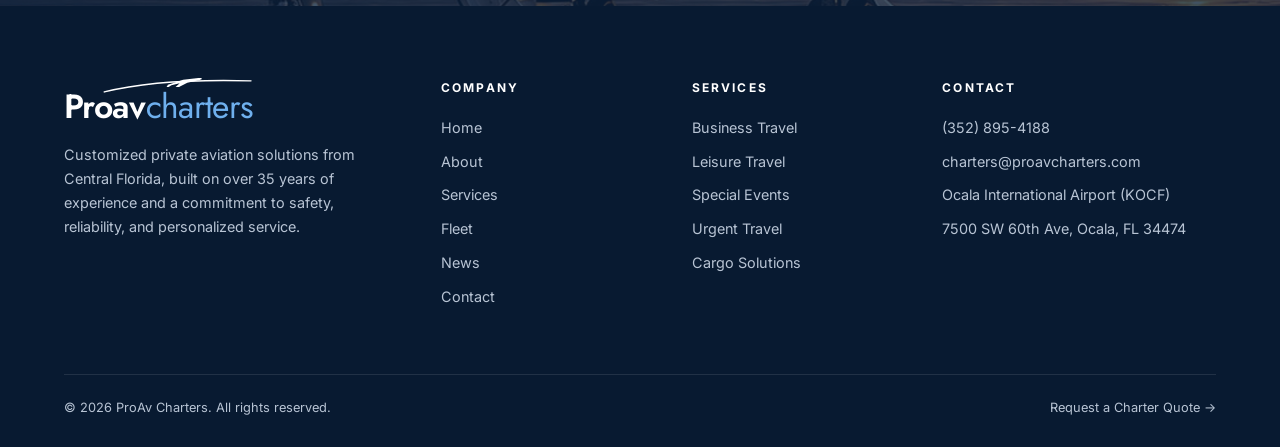
<file: news.html>
<!DOCTYPE html>
<html lang="en">
<head>
  <meta charset="UTF-8">
  <meta name="viewport" content="width=device-width, initial-scale=1.0">
  <title>News | ProAv Charters</title>
  <meta name="description" content="News, travel tips, and private aviation insights from ProAv Charters.">
  <link rel="icon" href="/images/favicon.svg" type="image/svg+xml">
  <link rel="preconnect" href="https://fonts.googleapis.com">
  <link rel="preconnect" href="https://fonts.gstatic.com" crossorigin>
  <link href="https://fonts.googleapis.com/css2?family=Jost:wght@400;500;600&family=Noto+Serif+Display:wght@400;500;600&family=Inter:wght@400;500;600;700&display=swap" rel="stylesheet">
  <link rel="stylesheet" href="/css/style.css">
  <script>function imgFail(e){var d=document.createElement("div");d.className="img-fallback";e.replaceWith(d)}</script>
</head>
<body>
  <header id="site-header"></header>

  <main>
    <section class="hero short">
      <div class="hero-media" style="background-image: url('https://images.pexels.com/photos/29115174/pexels-photo-29115174.jpeg?auto=compress&cs=tinysrgb&w=2000');"></div>
      <div class="container">
        <div class="hero-inner">
          <span class="eyebrow">News &amp; Insights</span>
          <h1>News &amp; Updates<br>from ProAv.</h1>
          <p>Company news, travel tips, and insights from our team to help you get the most out of private aviation.</p>
        </div>
      </div>
    </section>

    <section class="section soft">
      <div class="container">
        <div class="grid-3">
          <article class="news-card reveal">
            <img src="https://images.pexels.com/photos/5778239/pexels-photo-5778239.jpeg?auto=compress&cs=tinysrgb&w=1000" onerror="imgFail(this)" alt="" loading="lazy">
            <div class="body">
              <time datetime="2026-10-01">October 1, 2026</time>
              <h3>Five Reasons Business Travelers Fly Private</h3>
              <p>Time is the one resource you can&rsquo;t get back. Here&rsquo;s how private charter gives it back to you.</p>
              <details>
                <summary>Read More &rarr;</summary>
                <p>Private aviation lets you depart on your schedule, from airports closer to your meetings, and skip the terminal entirely. Many trips that take two days on the airlines can be done in one.</p><p>The cabin also becomes a private workspace: you can hold confidential conversations, review documents, and arrive prepared rather than worn out.</p><p>Finally, charter offers flexibility. If a meeting runs long, the aircraft waits for you, not the other way around.</p>
              </details>
            </div>
          </article>
          <article class="news-card reveal">
            <img src="https://commons.wikimedia.org/wiki/Special:FilePath/Cessna_560XL_Citation_XLS.jpg?width=1200" onerror="imgFail(this)" alt="" loading="lazy">
            <div class="body">
              <time datetime="2026-09-15">September 15, 2026</time>
              <h3>How to Choose the Right Aircraft for Your Trip</h3>
              <p>Midsize or large cabin? A quick guide to matching the aircraft to your mission.</p>
              <details>
                <summary>Read More &rarr;</summary>
                <p>Start with three questions: how many passengers, how far, and how much baggage. A midsize jet like the Citation XLS is ideal for regional and domestic trips with up to eight passengers.</p><p>For longer trips or larger groups, a large-cabin jet like the Falcon 2000EX EASy offers nonstop transcontinental range and a stand-up cabin with full galley.</p><p>Not sure? Tell us about your trip and our team will recommend the most efficient option.</p>
              </details>
            </div>
          </article>
          <article class="news-card reveal">
            <img src="https://images.pexels.com/photos/20562278/pexels-photo-20562278.jpeg?auto=compress&cs=tinysrgb&w=1600" onerror="imgFail(this)" alt="" loading="lazy">
            <div class="body">
              <time datetime="2026-09-01">September 1, 2026</time>
              <h3>What to Expect on Your First Private Charter</h3>
              <p>From arrival to touchdown, here&rsquo;s what flying private actually looks like.</p>
              <details>
                <summary>Read More &rarr;</summary>
                <p>You&rsquo;ll arrive at a private terminal (FBO) instead of the main airline terminal, typically just 15 to 20 minutes before departure. Bring a valid government ID.</p><p>Your crew will greet you, load your bags, and brief you on the flight. Catering, ground transportation, and special requests are arranged ahead of time.</p><p>When you land, your car can often meet you planeside so you&rsquo;re on your way within minutes.</p>
              </details>
            </div>
          </article>
        </div>
      </div>
    </section>

    <section class="cta-band" style="background-image: url('/images/home-hero.jpg');">
      <div class="container reveal">
        <span class="eyebrow">Ready When You Are</span>
        <h2>Let&rsquo;s Plan Your Next Flight</h2>
        <p>Our team is available to answer questions and provide a customized charter quote for your trip.</p>
        <div class="actions">
          <a href="/quote" class="btn btn-primary">Request a Charter Quote <svg viewBox="0 0 24 24" fill="none" stroke="currentColor" stroke-width="1.7" stroke-linecap="round" stroke-linejoin="round" aria-hidden="true" stroke-width="2"><path d="M5 12h14M13 6l6 6-6 6"/></svg></a>
          <a href="tel:+13528954188" data-site="phone" class="btn btn-ghost">(352) 895-4188</a>
        </div>
      </div>
    </section>
  </main>

  <footer id="site-footer"></footer>
  <script src="/js/main.js"></script>
</body>
</html>
</file>
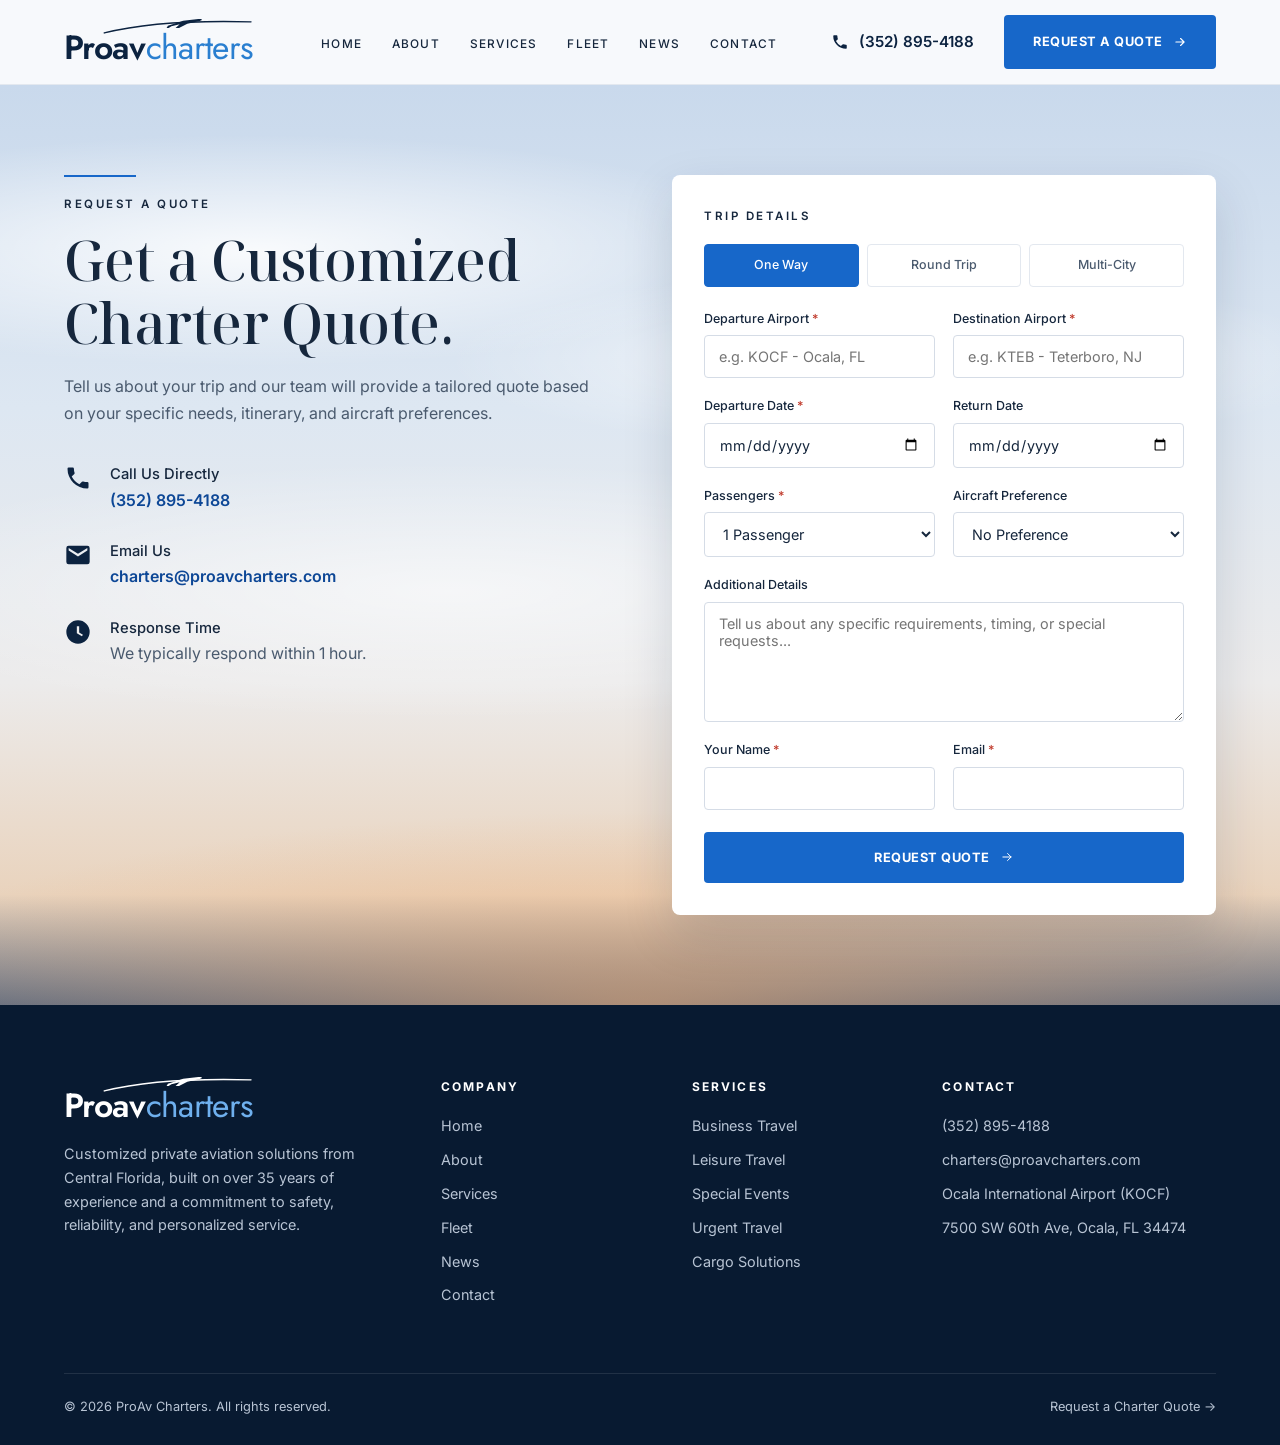
<file: quote.html>
<!DOCTYPE html>
<html lang="en">
<head>
  <meta charset="UTF-8">
  <meta name="viewport" content="width=device-width, initial-scale=1.0">
  <title>Request a Quote | ProAv Charters</title>
  <meta name="description" content="Get a customized private jet charter quote from ProAv Charters. We typically respond within 1 hour.">
  <link rel="icon" href="/images/favicon.svg" type="image/svg+xml">
  <link rel="preconnect" href="https://fonts.googleapis.com">
  <link rel="preconnect" href="https://fonts.gstatic.com" crossorigin>
  <link href="https://fonts.googleapis.com/css2?family=Jost:wght@400;500;600&family=Noto+Serif+Display:wght@400;500;600&family=Inter:wght@400;500;600;700&display=swap" rel="stylesheet">
  <link rel="stylesheet" href="/css/style.css">
  <script>function imgFail(e){var d=document.createElement("div");d.className="img-fallback";e.replaceWith(d)}</script>
</head>
<body>
  <header id="site-header"></header>

  <main>
    <section class="quote-page">
      <div class="container split">
        <div class="reveal">
          <span class="eyebrow lined">Request a Quote</span>
          <h1>Get a Customized<br>Charter Quote.</h1>
          <p>Tell us about your trip and our team will provide a tailored quote based on your specific needs, itinerary, and aircraft preferences.</p>
          <ul class="contact-rows">
            <li><svg viewBox="0 0 24 24" fill="currentColor" aria-hidden="true"><path d="M6.6 10.8a15.1 15.1 0 0 0 6.6 6.6l2.2-2.2a1 1 0 0 1 1-.25 11.4 11.4 0 0 0 3.6.57 1 1 0 0 1 1 1V20a1 1 0 0 1-1 1A17 17 0 0 1 3 4a1 1 0 0 1 1-1h3.5a1 1 0 0 1 1 1c0 1.25.2 2.45.57 3.57a1 1 0 0 1-.25 1z"/></svg><div><strong>Call Us Directly</strong><a href="tel:+13528954188" data-site="phone">(352) 895-4188</a></div></li>
            <li><svg viewBox="0 0 24 24" fill="currentColor" aria-hidden="true"><path d="M20 4H4a2 2 0 0 0-2 2v12a2 2 0 0 0 2 2h16a2 2 0 0 0 2-2V6a2 2 0 0 0-2-2zm0 4.2-8 5-8-5V6l8 5 8-5z"/></svg><div><strong>Email Us</strong><a href="mailto:charters@proavcharters.com" data-site="email">charters@proavcharters.com</a></div></li>
            <li><svg viewBox="0 0 24 24" fill="currentColor" aria-hidden="true"><path d="M12 2a10 10 0 1 0 0 20 10 10 0 0 0 0-20zm1 10.4 3.2 1.9-.8 1.3L11 13V7h2z"/></svg><div><strong>Response Time</strong>We typically respond within 1 hour.</div></li>
          </ul>
        </div>
        <form class="form-card reveal" id="quote-form" data-form="Charter Quote Request">
          <span class="eyebrow">Trip Details</span>
          <input type="hidden" name="trip_type" value="One Way">
          <div class="tabs" role="group" aria-label="Trip type">
            <button type="button" class="tab active" data-type="One Way">One Way</button>
            <button type="button" class="tab" data-type="Round Trip">Round Trip</button>
            <button type="button" class="tab" data-type="Multi-City">Multi-City</button>
          </div>
          <div class="form-grid">
            <div class="field">
              <label for="from">Departure Airport <span class="req">*</span></label>
              <input id="from" name="from" type="text" placeholder="e.g. KOCF - Ocala, FL" required>
            </div>
            <div class="field">
              <label for="to">Destination Airport <span class="req">*</span></label>
              <input id="to" name="to" type="text" placeholder="e.g. KTEB - Teterboro, NJ" required>
            </div>
            <div class="field">
              <label for="date">Departure Date <span class="req">*</span></label>
              <input id="date" name="departure_date" type="date" required>
            </div>
            <div class="field" id="return-field">
              <label for="return">Return Date <span class="req hidden">*</span></label>
              <input id="return" name="return_date" type="date">
            </div>
            <div class="form-grid full hidden" id="extra-legs" style="gap: 18px;"></div>
            <button type="button" class="add-leg full hidden" id="add-leg">+ Add Another Leg</button>
            <div class="field">
              <label for="pax">Passengers <span class="req">*</span></label>
              <select id="pax" name="passengers">
                <option>1 Passenger</option><option>2 Passengers</option><option>3 Passengers</option><option>4 Passengers</option>
                <option>5 Passengers</option><option>6 Passengers</option><option>7 Passengers</option><option>8 Passengers</option>
                <option>9-12 Passengers</option><option>13+ Passengers</option>
              </select>
            </div>
            <div class="field">
              <label for="aircraft">Aircraft Preference</label>
              <select id="aircraft" name="aircraft_preference">
                <option>No Preference</option><option>Dassault Falcon 2000EX EASy</option><option>Citation XLS</option>
              </select>
            </div>
            <div class="field full">
              <label for="details">Additional Details</label>
              <textarea id="details" name="additional_details" placeholder="Tell us about any specific requirements, timing, or special requests..."></textarea>
            </div>
            <div class="field">
              <label for="name">Your Name <span class="req">*</span></label>
              <input id="name" name="name" type="text" autocomplete="name" required>
            </div>
            <div class="field">
              <label for="email">Email <span class="req">*</span></label>
              <input id="email" name="email" type="email" autocomplete="email" required>
            </div>
          </div>
          <button type="submit" class="btn btn-primary btn-block" style="margin-top: 22px;">Request Quote <svg viewBox="0 0 24 24" fill="none" stroke="currentColor" stroke-width="1.7" stroke-linecap="round" stroke-linejoin="round" aria-hidden="true" stroke-width="2"><path d="M5 12h14M13 6l6 6-6 6"/></svg></button>
          <div class="form-success" role="status"></div>
        </form>
      </div>
    </section>
  </main>

  <footer id="site-footer"></footer>
  <script src="/js/main.js"></script>
</body>
</html>
</file>
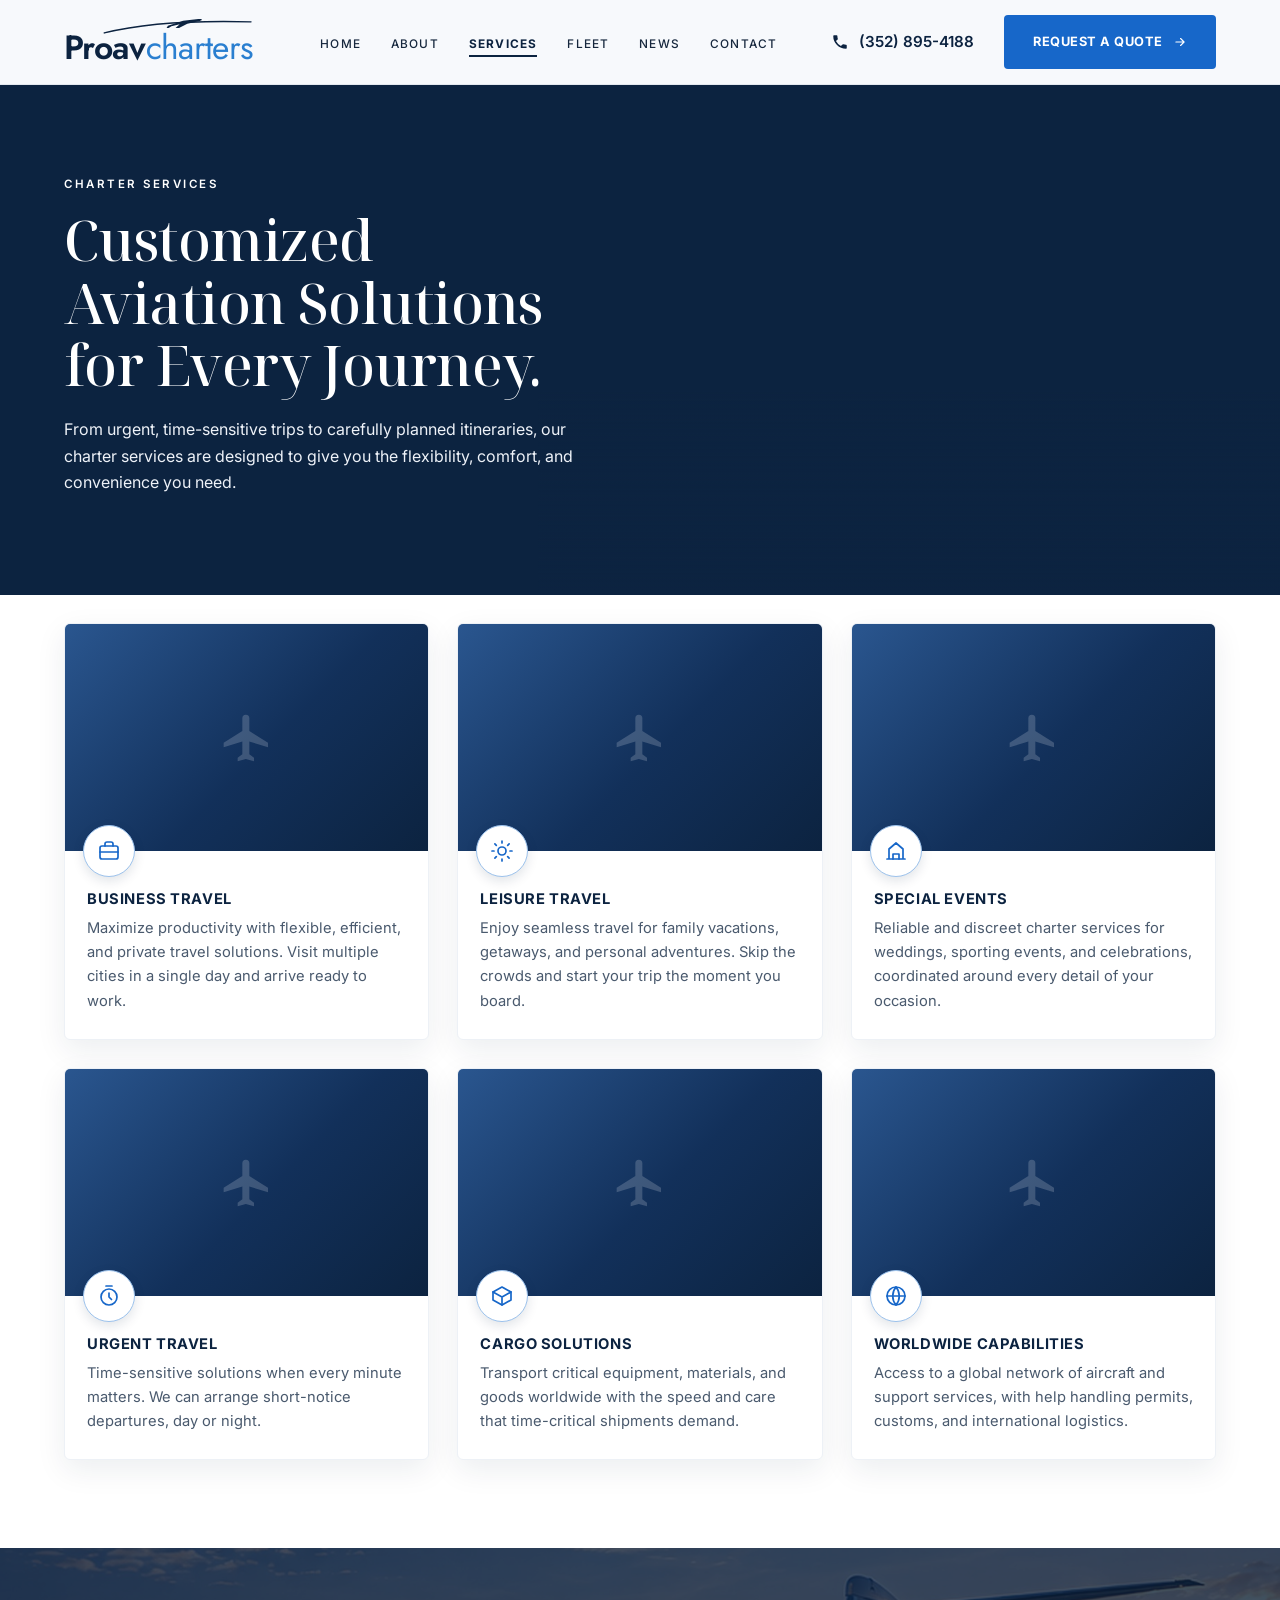
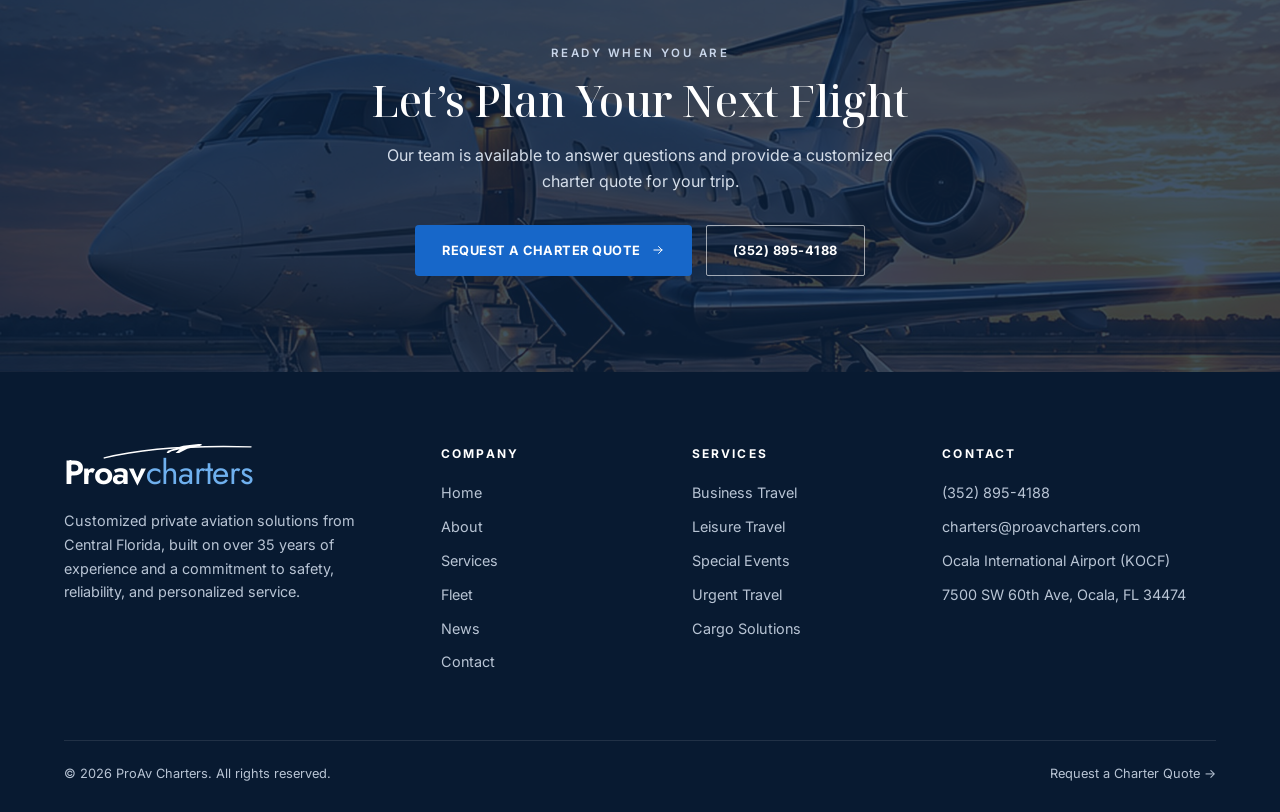
<file: services.html>
<!DOCTYPE html>
<html lang="en">
<head>
  <meta charset="UTF-8">
  <meta name="viewport" content="width=device-width, initial-scale=1.0">
  <title>Services | ProAv Charters</title>
  <meta name="description" content="Business travel, leisure travel, special events, urgent travel, cargo solutions, and worldwide charter capabilities from ProAv Charters.">
  <link rel="icon" href="/images/favicon.svg" type="image/svg+xml">
  <link rel="preconnect" href="https://fonts.googleapis.com">
  <link rel="preconnect" href="https://fonts.gstatic.com" crossorigin>
  <link href="https://fonts.googleapis.com/css2?family=Jost:wght@400;500;600&family=Noto+Serif+Display:wght@400;500;600&family=Inter:wght@400;500;600;700&display=swap" rel="stylesheet">
  <link rel="stylesheet" href="/css/style.css">
  <script>function imgFail(e){var d=document.createElement("div");d.className="img-fallback";e.replaceWith(d)}</script>
</head>
<body>
  <header id="site-header"></header>

  <main>
    <section class="hero short">
      <div class="hero-media" style="background-image: url('https://images.pexels.com/photos/5778461/pexels-photo-5778461.jpeg?auto=compress&cs=tinysrgb&w=2000');"></div>
      <div class="container">
        <div class="hero-inner">
          <span class="eyebrow">Charter Services</span>
          <h1>Customized<br>Aviation Solutions<br>for Every Journey.</h1>
          <p>From urgent, time-sensitive trips to carefully planned itineraries, our charter services are designed to give you the flexibility, comfort, and convenience you need.</p>
        </div>
      </div>
    </section>

    <section class="section tight">
      <div class="container">
        <div class="grid-3">
          <article class="service-card reveal" id="business">
            <div class="img"><img src="https://images.pexels.com/photos/5778239/pexels-photo-5778239.jpeg?auto=compress&cs=tinysrgb&w=1000" onerror="imgFail(this)" alt="Business Travel" loading="lazy"><span class="badge"><svg viewBox="0 0 24 24" fill="none" stroke="currentColor" stroke-width="1.7" stroke-linecap="round" stroke-linejoin="round" aria-hidden="true"><rect x="3" y="7" width="18" height="13" rx="2"/><path d="M16 7V5a2 2 0 0 0-2-2h-4a2 2 0 0 0-2 2v2M3 13h18"/></svg></span></div>
            <div class="body">
              <h3>Business Travel</h3>
              <p>Maximize productivity with flexible, efficient, and private travel solutions. Visit multiple cities in a single day and arrive ready to work.</p>
            </div>
          </article>
          <article class="service-card reveal" id="leisure">
            <div class="img"><img src="https://images.pexels.com/photos/29901886/pexels-photo-29901886.jpeg?auto=compress&cs=tinysrgb&w=1000" onerror="imgFail(this)" alt="Leisure Travel" loading="lazy"><span class="badge"><svg viewBox="0 0 24 24" fill="none" stroke="currentColor" stroke-width="1.7" stroke-linecap="round" stroke-linejoin="round" aria-hidden="true"><circle cx="12" cy="12" r="4"/><path d="M12 2v2M12 20v2M4.9 4.9l1.4 1.4M17.7 17.7l1.4 1.4M2 12h2M20 12h2M4.9 19.1l1.4-1.4M17.7 6.3l1.4-1.4"/></svg></span></div>
            <div class="body">
              <h3>Leisure Travel</h3>
              <p>Enjoy seamless travel for family vacations, getaways, and personal adventures. Skip the crowds and start your trip the moment you board.</p>
            </div>
          </article>
          <article class="service-card reveal" id="events">
            <div class="img"><img src="https://images.pexels.com/photos/15964967/pexels-photo-15964967.jpeg?auto=compress&cs=tinysrgb&w=1000" onerror="imgFail(this)" alt="Special Events" loading="lazy"><span class="badge"><svg viewBox="0 0 24 24" fill="none" stroke="currentColor" stroke-width="1.7" stroke-linecap="round" stroke-linejoin="round" aria-hidden="true"><path d="M3 20h18M5 20V10l7-6 7 6v10"/><path d="M9 20v-5h6v5"/></svg></span></div>
            <div class="body">
              <h3>Special Events</h3>
              <p>Reliable and discreet charter services for weddings, sporting events, and celebrations, coordinated around every detail of your occasion.</p>
            </div>
          </article>
          <article class="service-card reveal" id="urgent">
            <div class="img"><img src="https://images.pexels.com/photos/28321034/pexels-photo-28321034.jpeg?auto=compress&cs=tinysrgb&w=1000" onerror="imgFail(this)" alt="Urgent Travel" loading="lazy"><span class="badge"><svg viewBox="0 0 24 24" fill="none" stroke="currentColor" stroke-width="1.7" stroke-linecap="round" stroke-linejoin="round" aria-hidden="true"><circle cx="12" cy="13" r="8"/><path d="M12 9v4l2.5 2.5M9 2h6"/></svg></span></div>
            <div class="body">
              <h3>Urgent Travel</h3>
              <p>Time-sensitive solutions when every minute matters. We can arrange short-notice departures, day or night.</p>
            </div>
          </article>
          <article class="service-card reveal" id="cargo">
            <div class="img"><img src="https://images.pexels.com/photos/12639108/pexels-photo-12639108.jpeg?auto=compress&cs=tinysrgb&w=1000" onerror="imgFail(this)" alt="Cargo Solutions" loading="lazy"><span class="badge"><svg viewBox="0 0 24 24" fill="none" stroke="currentColor" stroke-width="1.7" stroke-linecap="round" stroke-linejoin="round" aria-hidden="true"><path d="M21 8 12 3 3 8v8l9 5 9-5z"/><path d="m3 8 9 5 9-5M12 13v8"/></svg></span></div>
            <div class="body">
              <h3>Cargo Solutions</h3>
              <p>Transport critical equipment, materials, and goods worldwide with the speed and care that time-critical shipments demand.</p>
            </div>
          </article>
          <article class="service-card reveal" id="worldwide">
            <div class="img"><img src="https://images.pexels.com/photos/30596260/pexels-photo-30596260.jpeg?auto=compress&cs=tinysrgb&w=1000" onerror="imgFail(this)" alt="Worldwide Capabilities" loading="lazy"><span class="badge"><svg viewBox="0 0 24 24" fill="none" stroke="currentColor" stroke-width="1.7" stroke-linecap="round" stroke-linejoin="round" aria-hidden="true"><circle cx="12" cy="12" r="9"/><path d="M3 12h18M12 3a14 14 0 0 1 0 18M12 3a14 14 0 0 0 0 18"/></svg></span></div>
            <div class="body">
              <h3>Worldwide Capabilities</h3>
              <p>Access to a global network of aircraft and support services, with help handling permits, customs, and international logistics.</p>
            </div>
          </article>
        </div>
      </div>
    </section>

    <section class="cta-band" style="background-image: url('/images/home-hero.jpg');">
      <div class="container reveal">
        <span class="eyebrow">Ready When You Are</span>
        <h2>Let&rsquo;s Plan Your Next Flight</h2>
        <p>Our team is available to answer questions and provide a customized charter quote for your trip.</p>
        <div class="actions">
          <a href="/quote" class="btn btn-primary">Request a Charter Quote <svg viewBox="0 0 24 24" fill="none" stroke="currentColor" stroke-width="1.7" stroke-linecap="round" stroke-linejoin="round" aria-hidden="true" stroke-width="2"><path d="M5 12h14M13 6l6 6-6 6"/></svg></a>
          <a href="tel:+13528954188" data-site="phone" class="btn btn-ghost">(352) 895-4188</a>
        </div>
      </div>
    </section>
  </main>

  <footer id="site-footer"></footer>
  <script src="/js/main.js"></script>
</body>
</html>
</file>
<file: css/style.css>
/* =========================================================
   ProAv Charters — main stylesheet
   Change brand colors and fonts in :root below.
   ========================================================= */
:root {
  --navy: #0c2340;
  --navy-deep: #081a31;
  --blue: #1767c9;
  --blue-dark: #0f4f9f;
  --blue-header: #0d4796;
  --ink: #16273d;
  --text: #4a5a6e;
  --muted: #7d8a9b;
  --line: #e3e8ef;
  --bg: #ffffff;
  --bg-soft: #f4f6f9;
  --radius: 6px;
  --shadow: 0 10px 30px rgba(12, 35, 64, 0.08);
  --max: 1200px;
  --font-head: "Noto Serif Display", Georgia, "Times New Roman", serif;
  --font-logo: "Jost", "Futura", "Century Gothic", sans-serif;
  --font-body: "Inter", "Helvetica Neue", Arial, sans-serif;
}

* { box-sizing: border-box; margin: 0; padding: 0; }
html { scroll-behavior: smooth; }
body {
  font-family: var(--font-body);
  background: var(--bg);
  color: var(--text);
  line-height: 1.65;
  font-size: 16px;
  overflow-x: hidden;
}
img { max-width: 100%; display: block; }
a { color: inherit; text-decoration: none; }
button { font: inherit; }
h1, h2, h3 { font-family: var(--font-head); font-weight: 500; color: var(--ink); line-height: 1.12; letter-spacing: -0.01em; }
h1 { font-size: clamp(2.2rem, 4.6vw, 3.5rem); }
h2 { font-size: clamp(1.9rem, 3.4vw, 2.7rem); }
[id] { scroll-margin-top: 90px; }

.container { width: 100%; max-width: var(--max); margin: 0 auto; padding: 0 24px; }
.section { padding: 96px 0; }
.section.soft { background: var(--bg-soft); }
.section.tight { padding: 28px 0 88px; }
.eyebrow {
  display: block;
  font-size: 0.72rem;
  font-weight: 600;
  letter-spacing: 0.22em;
  text-transform: uppercase;
  color: var(--ink);
  margin-bottom: 14px;
}
.eyebrow.lined::before {
  content: ""; display: block; width: 72px; height: 2px; background: var(--blue); margin-bottom: 18px;
}
.section-head { max-width: 680px; margin-bottom: 52px; }
.section-head.center { margin: 0 auto 52px; text-align: center; }
.section-head p { margin-top: 16px; }

/* ---------- Buttons ---------- */
.btn {
  display: inline-flex; align-items: center; justify-content: center; gap: 10px;
  padding: 14px 26px;
  border-radius: 4px;
  font-size: 0.8rem; font-weight: 700;
  letter-spacing: 0.04em; text-transform: uppercase;
  border: 1px solid transparent; cursor: pointer;
  transition: background 0.2s ease, color 0.2s ease, border-color 0.2s ease;
}
.btn svg { width: 14px; height: 14px; }
.btn-primary { background: var(--blue); color: #fff; }
.btn-primary:hover { background: var(--blue-dark); }
.btn-ghost { border-color: rgba(255,255,255,0.6); color: #fff; }
.btn-ghost:hover { background: #fff; color: var(--navy); }
.btn-block { width: 100%; }

/* ---------- Header ---------- */
.site-header {
  position: sticky; top: 0; z-index: 100;
  background: #fff;
  border-bottom: 1px solid var(--line);
}
.nav { display: flex; align-items: center; justify-content: space-between; height: 72px; gap: 24px; }
.logo { font-family: var(--font-logo); font-size: 1.8rem; letter-spacing: -0.01em; line-height: 1; white-space: nowrap; }
.logo .pro { color: var(--navy); font-weight: 600; }
.logo .charters { color: #2f86d6; font-weight: 400; }
.site-footer .logo .pro { color: #fff; }
.site-footer .logo .charters { color: #6fb0ee; }
.nav-links { display: flex; align-items: center; gap: 34px; list-style: none; }
.nav-links a:not(.btn) {
  font-size: 0.85rem; font-weight: 500; color: var(--ink); padding: 6px 0; position: relative;
}
.nav-links a:not(.btn)::after {
  content: ""; position: absolute; left: 0; bottom: 0; height: 2px; width: 0; background: var(--blue);
  transition: width 0.2s ease;
}
.nav-links a:not(.btn):hover::after, .nav-links a.active::after { width: 100%; }
.nav-links a.active { color: var(--blue); }
.nav-cta { padding: 12px 20px; font-size: 0.74rem; background: var(--blue-header); }
.nav-cta:hover { background: var(--navy); }
.menu-toggle { display: none; background: none; border: 0; width: 44px; height: 44px; cursor: pointer; }
.menu-toggle span { display: block; width: 24px; height: 2px; background: var(--navy); margin: 5px auto; transition: transform 0.25s, opacity 0.25s; }
.menu-toggle.open span:nth-child(1) { transform: translateY(7px) rotate(45deg); }
.menu-toggle.open span:nth-child(2) { opacity: 0; }
.menu-toggle.open span:nth-child(3) { transform: translateY(-7px) rotate(-45deg); }

/* ---------- Hero (all pages) ---------- */
.hero {
  position: relative; overflow: hidden;
  background: var(--navy);
  color: #fff;
}
.hero-media {
  position: absolute; top: 0; right: 0; bottom: 0; width: 58%;
  background-size: cover; background-position: center;
}
.hero-media::after {
  content: ""; position: absolute; inset: 0;
  background:
    linear-gradient(0deg, rgba(12,35,64,0.85) 0%, rgba(12,35,64,0) 40%),
    linear-gradient(90deg, var(--navy) 0%, rgba(12,35,64,0.55) 30%, rgba(12,35,64,0.05) 65%);
}
.hero-inner { position: relative; z-index: 2; padding: 110px 0 120px; max-width: 660px; }
.hero h1 { color: #fff; }
.hero .eyebrow { color: #fff; }
.hero .tagline { font-size: 1.35rem; margin-top: 18px; color: #fff; }
.hero p { color: #eef2f8; margin-top: 20px; max-width: 520px; }
.hero .btn { margin-top: 32px; }
.hero.short .hero-inner { padding: 90px 0 100px; }

.hero-features {
  position: relative; z-index: 2;
  display: grid; grid-template-columns: repeat(4, 1fr); gap: 24px;
  padding: 34px 0 48px; border-top: 1px solid rgba(255,255,255,0.15);
}
.hero-feature { text-align: center; }
.hero-feature .ring {
  width: 54px; height: 54px; margin: 0 auto 12px; border: 1.5px solid rgba(255,255,255,0.85); border-radius: 50%;
  display: grid; place-items: center;
}
.hero-feature svg { width: 26px; height: 26px; }
.hero-feature span { font-size: 0.75rem; font-weight: 600; letter-spacing: 0.08em; text-transform: uppercase; line-height: 1.4; display: block; }

/* ---------- Feature cards that overlap the hero ---------- */
.overlap { position: relative; z-index: 3; margin-top: -56px; }
.feature-row { display: grid; grid-template-columns: repeat(4, 1fr); gap: 18px; }
.feature-card {
  background: #fff; border: 1px solid var(--line); border-radius: var(--radius); box-shadow: var(--shadow);
  padding: 28px 18px; text-align: center;
}
.feature-card svg { width: 30px; height: 30px; color: var(--blue); margin: 0 auto 14px; display: block; }
.feature-card span { font-size: 0.72rem; font-weight: 600; letter-spacing: 0.06em; text-transform: uppercase; color: var(--ink); line-height: 1.5; display: block; }

/* ---------- Split / media ---------- */
.split { display: grid; grid-template-columns: 1fr 1fr; gap: 64px; align-items: center; }
.media { border-radius: var(--radius); overflow: hidden; box-shadow: var(--shadow); }
.media img { width: 100%; height: 100%; object-fit: cover; aspect-ratio: 4 / 3; }
.split-content p { margin-bottom: 16px; }
.split-content h2 { margin-bottom: 20px; }
.highlight { display: grid; grid-template-columns: 1.55fr 1fr; align-items: center; gap: 0; }
.highlight-img { border-radius: var(--radius) 0 0 var(--radius); overflow: hidden; }
.highlight-img img {
  width: 100%; aspect-ratio: 16 / 9; object-fit: cover;
  -webkit-mask-image: linear-gradient(90deg, #000 70%, transparent 100%);
          mask-image: linear-gradient(90deg, #000 70%, transparent 100%);
}
.highlight .body { padding: 0 0 0 24px; }
.highlight .body p { margin-bottom: 24px; max-width: 340px; }
.highlight-card {
  background: #fff; border-radius: var(--radius); box-shadow: var(--shadow); overflow: hidden;
  display: grid; grid-template-columns: 1.5fr 1fr; align-items: center;
}
.highlight-card img { width: 100%; height: 100%; object-fit: cover; min-height: 340px; }
.highlight-card .body { padding: 40px; }
.highlight-card .body p { margin-bottom: 24px; }

.checklist { list-style: none; margin: 24px 0; }
.checklist li { position: relative; padding-left: 34px; margin-bottom: 12px; color: var(--ink); }
.checklist li::before {
  content: ""; position: absolute; left: 4px; top: 5px; width: 14px; height: 8px;
  border-left: 2.5px solid var(--blue); border-bottom: 2.5px solid var(--blue); transform: rotate(-45deg);
}

/* ---------- Service cards ---------- */
.grid-3 { display: grid; grid-template-columns: repeat(3, 1fr); gap: 28px; }
.service-card { background: #fff; border: 1px solid #edf1f6; border-radius: var(--radius); overflow: hidden; box-shadow: var(--shadow); transition: transform 0.25s ease; }
.service-card:hover { transform: translateY(-4px); }
.service-card .img { position: relative; }
.service-card .img img { width: 100%; aspect-ratio: 16 / 10; object-fit: cover; }
.service-card .badge {
  position: absolute; left: 18px; bottom: -26px; width: 52px; height: 52px; border-radius: 50%;
  background: #fff; color: var(--blue); border: 1.5px solid #9cc2ec; display: grid; place-items: center;
  box-shadow: 0 4px 12px rgba(12,35,64,0.12);
}
.service-card .badge svg { width: 24px; height: 24px; }
.service-card .body { padding: 40px 22px 26px; }
.service-card h3 { font-family: var(--font-body); font-size: 0.92rem; font-weight: 700; letter-spacing: 0.04em; text-transform: uppercase; color: var(--navy); margin-bottom: 8px; }
.service-card p { font-size: 0.92rem; }

/* ---------- Fleet ---------- */
.filters { display: flex; gap: 12px; flex-wrap: wrap; margin-bottom: 36px; }
.filter {
  padding: 9px 18px; border-radius: 999px; border: 1px solid var(--line); background: #fff;
  font-size: 0.7rem; font-weight: 600; letter-spacing: 0.08em; text-transform: uppercase; color: var(--ink); cursor: pointer;
}
.filter:hover { border-color: var(--blue); color: var(--blue); }
.filter.active { background: var(--blue); color: #fff; border-color: var(--blue); }
.aircraft-card { background: #fff; border: 1px solid var(--line); border-radius: var(--radius); overflow: hidden; box-shadow: var(--shadow); display: flex; flex-direction: column; }
.aircraft-card img { width: 100%; aspect-ratio: 16 / 7; object-fit: cover; }
.aircraft-card .body { padding: 22px; display: flex; flex-direction: column; flex: 1; }
.aircraft-card h3 { font-family: var(--font-body); font-size: 0.95rem; font-weight: 700; letter-spacing: 0.04em; text-transform: uppercase; color: var(--ink); }
.aircraft-card .class { font-size: 0.82rem; color: var(--muted); margin-bottom: 14px; }
.aircraft-card ul { list-style: none; margin-bottom: 20px; flex: 1; }
.aircraft-card li { display: flex; align-items: center; gap: 10px; font-size: 0.86rem; color: var(--ink); padding: 4px 0; }
.aircraft-card li svg { width: 16px; height: 16px; flex: 0 0 16px; }
.empty-state { display: none; text-align: center; padding: 48px 24px; border: 1px dashed #c9d3e0; border-radius: var(--radius); margin-top: 28px; }
.empty-state.show { display: block; }
.empty-state h3 { margin-bottom: 10px; font-size: 1.8rem; }
.empty-state .btn { margin-top: 20px; }

/* Modal */
.modal { position: fixed; inset: 0; z-index: 200; display: none; align-items: center; justify-content: center; padding: 16px; background: rgba(8, 26, 49, 0.7); }
.modal.open { display: flex; }
.modal-box { background: #fff; border-radius: 8px; max-width: 640px; width: 100%; max-height: 90vh; overflow-y: auto; position: relative; }
.modal-box img { width: 100%; aspect-ratio: 16 / 7; object-fit: cover; }
.modal-body { padding: 28px; }
.modal-body h3 { font-size: 2rem; margin-bottom: 2px; }
.modal-body .class { color: var(--muted); margin-bottom: 12px; }
.modal-close {
  position: absolute; top: 12px; right: 12px; width: 38px; height: 38px; border-radius: 50%; border: 0;
  background: #fff; color: var(--navy); font-size: 1.4rem; line-height: 1; cursor: pointer; box-shadow: var(--shadow);
}
.spec-table { width: 100%; border-collapse: collapse; margin: 16px 0 24px; }
.spec-table td { padding: 10px 0; border-bottom: 1px solid var(--line); font-size: 0.92rem; }
.spec-table td:last-child { text-align: right; color: var(--ink); font-weight: 500; }

/* ---------- Forms ---------- */
.form-card { background: #fff; border-radius: 8px; box-shadow: 0 20px 50px rgba(12,35,64,0.15); padding: 32px; }
.form-card .eyebrow { margin-bottom: 18px; }
.field { display: flex; flex-direction: column; gap: 6px; }
.field label { font-size: 0.78rem; font-weight: 500; color: var(--ink); }
.field label .req { color: #c0392b; }
.field input, .field select, .field textarea {
  width: 100%; padding: 12px 14px; border: 1px solid #d5dce6; border-radius: 4px; background: #fff;
  font-family: var(--font-body); font-size: 0.9rem; color: var(--ink);
}
.field input:focus, .field select:focus, .field textarea:focus { outline: 2px solid rgba(26,85,173,0.25); border-color: var(--blue); }
.field textarea { min-height: 120px; resize: vertical; }
.form-grid { display: grid; grid-template-columns: 1fr 1fr; gap: 18px; }
.form-grid .full { grid-column: 1 / -1; }
.tabs { display: flex; gap: 8px; margin-bottom: 22px; flex-wrap: wrap; }
.tab {
  flex: 1; min-width: 90px; padding: 10px 12px; border: 1px solid var(--line); border-radius: 4px; background: #fff;
  font-size: 0.78rem; font-weight: 500; color: var(--text); cursor: pointer;
}
.tab.active { background: var(--blue); border-color: var(--blue); color: #fff; }
.leg { border-top: 1px dashed var(--line); padding-top: 18px; }
.leg-title { display: flex; justify-content: space-between; align-items: center; font-size: 0.72rem; font-weight: 600; letter-spacing: 0.1em; text-transform: uppercase; color: var(--blue); }
.leg-remove { background: none; border: 0; color: var(--muted); cursor: pointer; font-size: 0.8rem; text-decoration: underline; }
.add-leg { background: none; border: 1px dashed var(--blue); color: var(--blue); border-radius: 4px; padding: 10px; cursor: pointer; font-size: 0.8rem; font-weight: 600; }
.hidden { display: none !important; }
.form-success { display: none; margin-top: 16px; padding: 14px 16px; border-radius: 4px; background: #eaf1fb; color: var(--blue-dark); font-size: 0.9rem; }
.form-success.show { display: block; }

/* Quote page */
.quote-page {
  background:
    radial-gradient(ellipse 60% 18% at 20% 18%, rgba(255,255,255,0.85), transparent 70%),
    radial-gradient(ellipse 50% 14% at 70% 30%, rgba(255,255,255,0.7), transparent 70%),
    radial-gradient(ellipse 70% 20% at 35% 55%, rgba(255,255,255,0.6), transparent 70%),
    radial-gradient(ellipse 90% 30% at 50% 100%, rgba(240,170,110,0.55), transparent 70%),
    linear-gradient(180deg, #c9d9ec 0%, #dde7f2 35%, #ecebeb 65%, #e9d3bd 88%, #5d6c82 100%);
  padding: 90px 0;
}
.quote-page .split { align-items: start; }
.quote-page h1 { margin-bottom: 20px; }
.contact-rows { list-style: none; margin-top: 36px; }
.contact-rows li { display: flex; gap: 18px; margin-bottom: 26px; }
.contact-rows svg { width: 28px; height: 28px; color: var(--navy); flex: 0 0 28px; margin-top: 2px; }
.contact-rows strong { display: block; color: var(--ink); font-weight: 500; font-size: 0.92rem; }
.contact-rows a { color: var(--blue-header); font-weight: 600; }

/* Contact page */
.info-row { display: grid; grid-template-columns: repeat(3, 1fr); gap: 18px; }
.info-card {
  background: #fff; border: 1px solid var(--line); border-radius: var(--radius); box-shadow: var(--shadow);
  padding: 24px; display: flex; gap: 16px; align-items: flex-start;
}
.info-card svg { width: 26px; height: 26px; color: var(--blue); flex: 0 0 26px; }
.info-card small { display: block; font-size: 0.8rem; color: var(--ink); font-weight: 500; }
.info-card a, .info-card span { font-size: 0.88rem; color: var(--text); }
.map { border-radius: var(--radius); overflow: hidden; border: 1px solid var(--line); aspect-ratio: 16 / 10; background: var(--bg-soft); }
.map iframe { width: 100%; height: 100%; border: 0; }
.address { margin-top: 20px; }
.address h3 { font-size: 1.6rem; margin-bottom: 8px; }
.form-title { font-size: 1.9rem; margin-bottom: 20px; }

/* News */
.news-card { background: #fff; border: 1px solid var(--line); border-radius: var(--radius); overflow: hidden; box-shadow: var(--shadow); display: flex; flex-direction: column; }
.news-card img { width: 100%; aspect-ratio: 16 / 10; object-fit: cover; }
.news-card .body { padding: 24px; display: flex; flex-direction: column; flex: 1; }
.news-card time { font-size: 0.72rem; font-weight: 600; letter-spacing: 0.12em; text-transform: uppercase; color: var(--blue); }
.news-card h3 { font-size: 1.55rem; margin: 8px 0 10px; }
.news-card details { margin-top: auto; }
.news-card summary {
  list-style: none; cursor: pointer; margin-top: 16px; font-size: 0.75rem; font-weight: 600; letter-spacing: 0.1em;
  text-transform: uppercase; color: var(--blue);
}
.news-card summary::-webkit-details-marker { display: none; }
.news-card details[open] summary { margin-bottom: 12px; }
.news-card details p { margin-bottom: 12px; font-size: 0.94rem; }

/* CTA band */
.cta-band { position: relative; color: #fff; text-align: center; padding: 96px 0; background: var(--navy) center / cover no-repeat; }
.cta-band::before { content: ""; position: absolute; inset: 0; background: rgba(12,35,64,0.78); }
.cta-band .container { position: relative; }
.cta-band h2 { color: #fff; }
.cta-band .eyebrow { color: #c9d6ea; }
.cta-band p { color: #d5deea; max-width: 560px; margin: 16px auto 30px; }
.cta-band .actions { display: flex; gap: 14px; justify-content: center; flex-wrap: wrap; }

/* ---------- Footer ---------- */
.site-footer { background: var(--navy-deep); color: #b8c4d4; padding: 72px 0 28px; }
.footer-grid { display: grid; grid-template-columns: 1.6fr 1fr 1fr 1.3fr; gap: 40px; }
.site-footer h4 { color: #fff; font-size: 0.75rem; letter-spacing: 0.18em; text-transform: uppercase; margin-bottom: 18px; }
.site-footer ul { list-style: none; }
.site-footer li { margin-bottom: 10px; font-size: 0.9rem; }
.site-footer a:hover { color: #fff; }
.footer-about p { margin-top: 18px; font-size: 0.9rem; max-width: 320px; }
.footer-bottom { margin-top: 56px; padding-top: 22px; border-top: 1px solid rgba(255,255,255,0.1); display: flex; justify-content: space-between; gap: 12px; flex-wrap: wrap; font-size: 0.8rem; }

/* Reveal on scroll */
.reveal { opacity: 0; transform: translateY(24px); transition: opacity 0.7s ease, transform 0.7s ease; }
.reveal.visible { opacity: 1; transform: none; }
@media (prefers-reduced-motion: reduce) {
  .reveal { opacity: 1; transform: none; transition: none; }
  html { scroll-behavior: auto; }
}

/* ---------- Responsive ---------- */
@media (max-width: 1024px) {
  .nav-links { gap: 22px; }
  .footer-grid { grid-template-columns: 1fr 1fr; }
  .split { gap: 44px; }
}

@media (max-width: 900px) {
  .menu-toggle { display: block; }
  .nav-links {
    position: fixed; top: 72px; left: 0; right: 0; bottom: 0; background: #fff;
    flex-direction: column; align-items: stretch; gap: 0; padding: 12px 24px 32px;
    transform: translateX(100%); transition: transform 0.3s ease; overflow-y: auto;
  }
  .nav-links.open { transform: none; }
  .nav-links li { border-bottom: 1px solid var(--line); }
  .nav-links a:not(.btn) { display: block; padding: 16px 0; font-size: 1rem; }
  .nav-links a:not(.btn)::after { display: none; }
  .nav-links li:last-child { border: 0; padding-top: 20px; }
  .nav-links .btn { width: 100%; padding: 15px; font-size: 0.8rem; }
  body.menu-open { overflow: hidden; }

  .hero-media { width: 100%; }
  .hero-media::after { background: linear-gradient(180deg, rgba(12,35,64,0.72) 0%, rgba(12,35,64,0.85) 60%, var(--navy) 100%); }
  .hero-features, .feature-row { grid-template-columns: repeat(2, 1fr); }
  .split, .highlight-card { grid-template-columns: 1fr; }
  .highlight-card img { min-height: 0; aspect-ratio: 16 / 10; }
  .grid-3 { grid-template-columns: 1fr 1fr; }
  .info-row { grid-template-columns: 1fr; }
}

@media (max-width: 600px) {
  .container { padding: 0 16px; }
  .section { padding: 64px 0; }
  .logo { font-size: 1.4rem; }
  .hero-inner, .hero.short .hero-inner { padding: 64px 0 72px; }
  .hero .btn { width: 100%; }
  .hero-features { gap: 28px 12px; }
  .overlap { margin-top: -36px; }
  .feature-row { gap: 12px; }
  .feature-card { padding: 22px 10px; }
  .grid-3, .form-grid, .footer-grid { grid-template-columns: 1fr; }
  .highlight-card .body, .form-card { padding: 24px 20px; }
  .quote-page { padding: 56px 0; }
  .footer-bottom { flex-direction: column; }
}

/* Home "higher standard" block and other small-screen refinements */
@media (max-width: 900px) {
  .highlight { grid-template-columns: 1fr; }
  .highlight-img { border-radius: var(--radius); }
  .highlight-img img { -webkit-mask-image: none; mask-image: none; }
  .highlight .body { padding: 28px 0 0; }
  .section.tight { padding: 24px 0 64px; }
}
@media (max-width: 600px) {
  .logo { font-size: 1.55rem; }
  .tab { min-width: 0; padding: 10px 6px; }
  .contact-rows li { margin-bottom: 20px; }
}

/* Two-column grid (fleet) */
.grid-2 { display: grid; grid-template-columns: repeat(2, 1fr); gap: 28px; max-width: 920px; margin: 0 auto; }
.filters { justify-content: center; }
@media (max-width: 700px) { .grid-2 { grid-template-columns: 1fr; } }

/* =========================================================
   Header v2: swoosh logo, uppercase nav, phone number
   ========================================================= */
.site-header { background: #f7f9fc; }
.nav { height: 84px; }
.logo { position: relative; display: inline-block; padding-top: 12px; font-size: 2.1rem; letter-spacing: -0.02em; }
.logo .pro { color: var(--navy); font-weight: 600; }
.logo .charters { color: #2a7fd0; font-weight: 400; }
.logo-swoosh { position: absolute; top: -2px; left: 10%; width: 100%; height: 18px; color: var(--navy); }
.site-footer .logo-swoosh { color: #fff; }
.nav-links { gap: 30px; }
.nav-links a:not(.btn) { font-size: 0.74rem; font-weight: 500; letter-spacing: 0.1em; text-transform: uppercase; }
.nav-links a.active { color: var(--navy); font-weight: 700; }
.nav-links a.active::after { background: var(--navy); }
.nav-phone a { display: inline-flex !important; align-items: center; gap: 10px; font-size: 0.95rem !important; font-weight: 600 !important; letter-spacing: 0 !important; text-transform: none !important; color: var(--navy) !important; margin-left: 24px; }
.nav-phone a::after { display: none; }
.nav-phone svg { width: 18px; height: 18px; }
.nav-cta { background: var(--blue); padding: 15px 28px; font-size: 0.8rem; }
.nav-cta:hover { background: var(--blue-dark); }
.mobile-call { display: none; width: 44px; height: 44px; border-radius: 50%; background: var(--blue); color: #fff; place-items: center; margin-left: auto; }
.mobile-call svg { width: 20px; height: 20px; }
[id] { scroll-margin-top: 100px; }

/* =========================================================
   Home hero v2
   ========================================================= */
.hero-home { min-height: 640px; }
.hero-home { background: linear-gradient(180deg, #1b3355 0%, #102641 55%, #0b1b31 100%); }
.hero-home .hero-media {
  width: 64%; bottom: 96px; background-position: 30% 55%;
  -webkit-mask-image: linear-gradient(90deg, transparent 0%, #000 14%), linear-gradient(0deg, transparent 0%, #000 22%);
  -webkit-mask-composite: source-in;
          mask-image: linear-gradient(90deg, transparent 0%, #000 14%), linear-gradient(0deg, transparent 0%, #000 22%);
          mask-composite: intersect;
}
.hero-home .hero-media::after {
  background:
    linear-gradient(0deg, rgba(10,24,44,0.92) 0%, rgba(10,24,44,0.35) 26%, rgba(10,24,44,0) 45%),
    linear-gradient(90deg, rgba(14,34,61,0.6) 0%, rgba(14,34,61,0) 40%);
}
.hero-home .hero-inner { padding: 64px 0 40px; max-width: 760px; }
.hero-home h1 { font-size: clamp(2.8rem, 6vw, 5rem); font-weight: 600; letter-spacing: -0.025em; line-height: 1.02; }
.hero-home p { font-size: 1.12rem; color: #fff; max-width: 470px; margin-top: 18px; }
.eyebrow.trail { display: inline-flex; align-items: center; gap: 16px; letter-spacing: 0.32em; }
.eyebrow.trail::after { content: ""; width: 92px; height: 1px; background: currentColor; }
.hero-actions { display: flex; gap: 18px; flex-wrap: wrap; margin-top: 28px; }
.hero-home .hero-actions .btn { margin-top: 0; padding: 15px 28px; }
.btn-ghost { border-radius: 2px; }
.hero-points {
  position: relative; z-index: 2; display: grid; grid-template-columns: repeat(5, 1fr); gap: 20px;
  padding: 8px 0 34px;
}
.hero-point { display: flex; gap: 16px; align-items: flex-start; color: #fff; }
.hero-point svg { width: 42px; height: 42px; flex: 0 0 42px; }
.hero-point strong { display: block; font-size: 0.74rem; font-weight: 600; letter-spacing: 0.14em; text-transform: uppercase; margin-bottom: 4px; }
.hero-point span { font-size: 0.85rem; color: #dbe3ee; line-height: 1.45; display: block; }

/* Premium section with photo tiles */
.premium { display: grid; grid-template-columns: 1.15fr 1fr; background: #f7f9fc; }
.premium-text {
  padding: 64px 48px 64px max(24px, calc((100vw - var(--max)) / 2 + 24px));
  display: flex; flex-direction: column; justify-content: center; align-items: flex-start;
}
.premium-text .eyebrow { color: var(--ink); }
.premium-text h2 { font-size: clamp(1.9rem, 2.7vw, 2.45rem); font-weight: 500; margin-bottom: 20px; letter-spacing: -0.02em; }
.premium-text p { font-size: 1.05rem; margin-bottom: 30px; max-width: 560px; }
.tiles { display: grid; grid-template-columns: repeat(3, 1fr); gap: 3px; background: #fff; min-height: 380px; }
.tile { position: relative; background-size: cover; background-position: center top; display: flex; align-items: flex-end; color: #fff; overflow: hidden; }
.tile::before { content: ""; position: absolute; inset: 0; background: linear-gradient(0deg, rgba(8,20,38,0.95) 0%, rgba(8,20,38,0.6) 35%, rgba(8,20,38,0) 65%); transition: background 0.3s; }
.tile:hover::before { background: linear-gradient(0deg, rgba(8,20,38,0.95) 0%, rgba(8,20,38,0.7) 45%, rgba(8,20,38,0.1) 75%); }
.tile-body { position: relative; padding: 26px 22px; }
.tile-body svg { width: 30px; height: 30px; margin-bottom: 12px; }
.tile h3 { font-family: var(--font-body); font-size: 0.85rem; font-weight: 600; letter-spacing: 0.1em; text-transform: uppercase; color: #fff; margin-bottom: 8px; line-height: 1.3; }
.tile p { font-size: 0.85rem; color: #dbe3ee; line-height: 1.5; }

@media (max-width: 1180px) {
  .nav-phone { display: none; }
  .hero-points { grid-template-columns: repeat(3, 1fr); row-gap: 22px; }
}
@media (max-width: 1024px) {
  .premium { grid-template-columns: 1fr; }
  .premium-text { padding: 64px 24px; }
  .tiles { min-height: 340px; }
}
@media (max-width: 900px) {
  .nav { height: 72px; }
  .nav-links { top: 72px; }
  .nav-links a:not(.btn) { font-size: 0.9rem; }
  .mobile-call { display: grid; margin-right: 6px; }
  .logo { font-size: 1.75rem; }
  .hero-home .hero-media { width: 100%; bottom: 0; background-position: 70% center; -webkit-mask-image: none; mask-image: none; }
  .hero-home .hero-media::after { background: linear-gradient(180deg, rgba(10,24,44,0.55) 0%, rgba(10,24,44,0.75) 50%, rgba(10,24,44,0.95) 100%); }
  .hero-points { grid-template-columns: 1fr 1fr; }
}
@media (max-width: 600px) {
  .logo { font-size: 1.55rem; padding-top: 10px; }
  .logo-swoosh { height: 15px; }
  .hero-home .hero-inner { padding: 48px 0 28px; }
  .hero-home .hero-actions .btn { width: 100%; }
  .hero-points { gap: 22px 14px; padding-bottom: 40px; }
  .hero-point { gap: 10px; }
  .hero-point svg { width: 32px; height: 32px; flex-basis: 32px; }
  .hero-point strong { font-size: 0.68rem; letter-spacing: 0.1em; }
  .hero-point span { font-size: 0.8rem; }
  .eyebrow.trail::after { width: 40px; }
  .premium-text { padding: 56px 16px; }
  .tiles { grid-template-columns: 1fr; min-height: 0; }
  .tile { min-height: 240px; }
}
.tile.tile-center { background-position: center 42%; }
.photo-credit { text-align: center; font-size: 0.78rem; color: var(--muted); margin-top: 28px; }
.photo-credit a { text-decoration: underline; }

/* Shown in place of a photo that fails to load: a clean navy panel, never a blurry image */
.img-fallback {
  width: 100%; aspect-ratio: 16 / 10;
  background:
    url("data:image/svg+xml,%3Csvg xmlns='http://www.w3.org/2000/svg' viewBox='0 0 24 24' fill='%23ffffff' fill-opacity='0.18'%3E%3Cpath d='M21 16v-2l-8-5V3.5a1.5 1.5 0 0 0-3 0V9l-8 5v2l8-2.5V19l-2 1.5V22l3.5-1 3.5 1v-1.5L13 19v-5.5z'/%3E%3C/svg%3E") center / 56px no-repeat,
    linear-gradient(135deg, #2a568f 0%, #12305a 55%, #0c2340 100%);
}
.aircraft-card .img-fallback { aspect-ratio: 16 / 7; }
.media .img-fallback { aspect-ratio: 4 / 3; height: 100%; }
.highlight-img .img-fallback { aspect-ratio: 16 / 9; }
.tile { background-color: #12305a; background-image: linear-gradient(135deg, #2a568f, #0c2340); }
</file>
